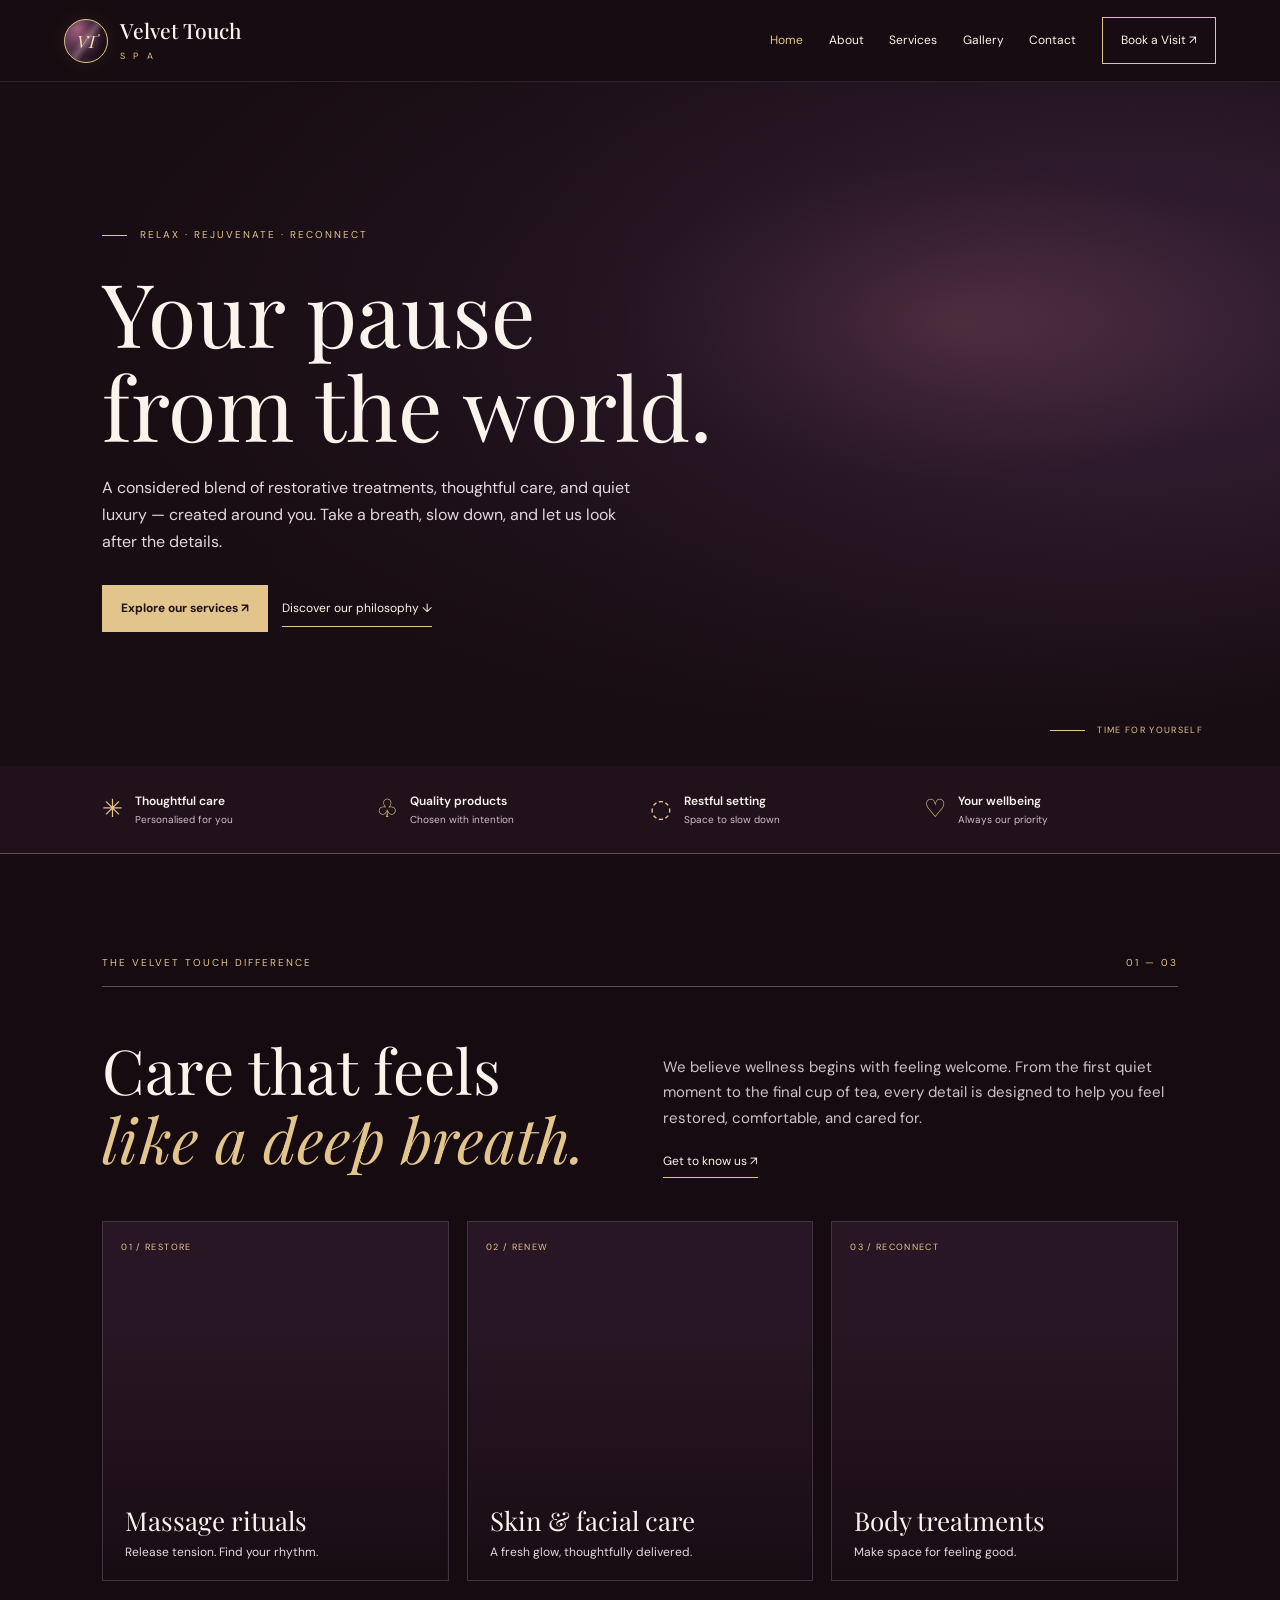
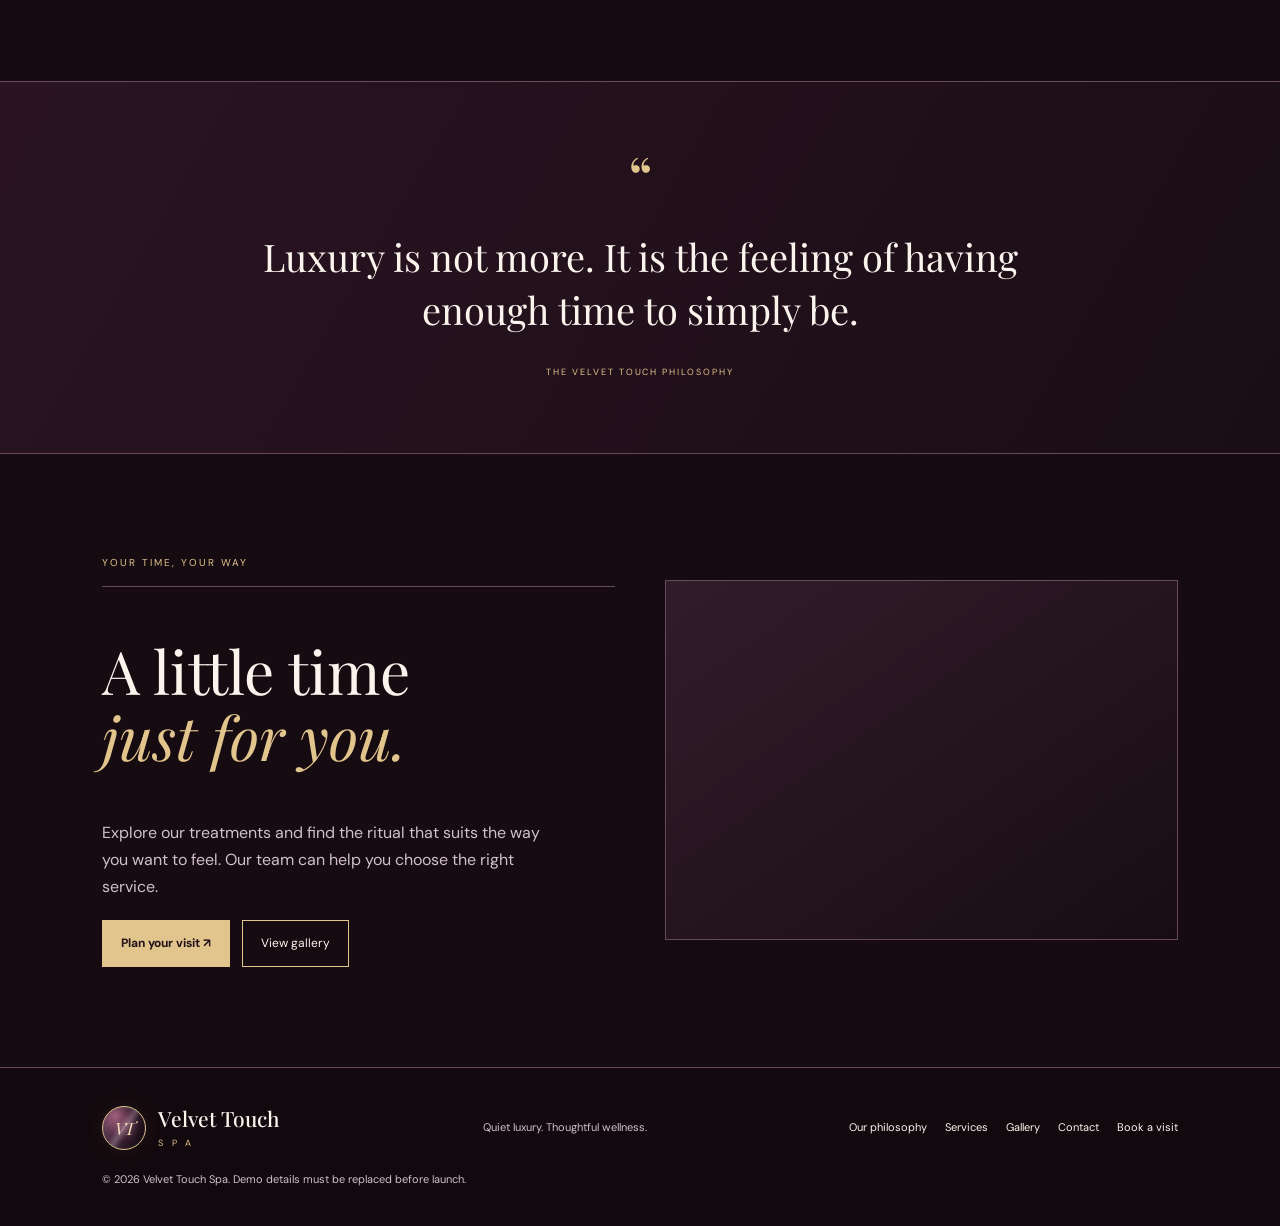
<file: index.html>
<!doctype html><html lang="en"><head><meta charset="utf-8"><meta name="viewport" content="width=device-width,initial-scale=1"><meta name="theme-color" content="#160b11"><meta name="description" content="Velvet Touch Spa — luxury wellness, thoughtful care, and restorative treatments."><title>Home | Velvet Touch Spa</title><link rel="preconnect" href="https://fonts.googleapis.com"><link href="https://fonts.googleapis.com/css2?family=DM+Sans:wght@400;500;600;700&family=Playfair+Display:ital,wght@0,400;0,500;0,600;1,400&display=swap" rel="stylesheet"><link rel="stylesheet" href="styles.css"></head><body class="is-loading"><div class="velvet-loader" id="loader" role="status" aria-label="Loading Velvet Touch Spa"><div class="loader-velvet"></div><div class="loader-content"><div class="brand-mark brand-mark-large">VT</div><p class="loader-name">Velvet Touch <span>S P A</span></p><div class="loader-line"><i></i></div><small>PREPARING YOUR MOMENT OF CALM</small></div></div>
<header class="site-header"><a class="brand" href="index.html" aria-label="Velvet Touch Spa home"><span class="brand-mark">VT</span><span class="brand-copy">Velvet Touch<small>S P A</small></span></a><button class="menu-toggle" aria-label="Open navigation" aria-expanded="false" aria-controls="main-nav"><span></span><span></span><span></span></button><nav id="main-nav" class="main-nav"><a data-page="home" class="active" href="index.html">Home</a><a data-page="about" href="about.html">About</a><a data-page="services" href="services.html">Services</a><a data-page="gallery" href="gallery.html">Gallery</a><a data-page="contact" href="contact.html">Contact</a><a class="nav-cta" href="booking.html">Book a Visit ↗</a></nav></header><main><section class="hero"><div class="hero-content"><p class="eyebrow"><span></span> RELAX · REJUVENATE · RECONNECT</p><h1>Your pause<br>from the world.</h1><p class="hero-intro">A considered blend of restorative treatments, thoughtful care, and quiet luxury — created around you. Take a breath, slow down, and let us look after the details.</p><div class="hero-actions"><a class="button button-gold" href="services.html">Explore our services ↗</a><a class="text-link" href="about.html">Discover our philosophy ↓</a></div></div><div class="hero-note"><span class="note-line"></span><span>TIME FOR YOURSELF</span></div></section><section class="promise-strip"><div><span class="line-icon">✳</span><p><strong>Thoughtful care</strong><small>Personalised for you</small></p></div><div><span class="line-icon">♧</span><p><strong>Quality products</strong><small>Chosen with intention</small></p></div><div><span class="line-icon">◌</span><p><strong>Restful setting</strong><small>Space to slow down</small></p></div><div><span class="line-icon">♡</span><p><strong>Your wellbeing</strong><small>Always our priority</small></p></div></section><section class="section"><div class="section-kicker">THE VELVET TOUCH DIFFERENCE <span>01 — 03</span></div><div class="intro-grid"><h2>Care that feels<br><em>like a deep breath.</em></h2><div><p class="intro-copy">We believe wellness begins with feeling welcome. From the first quiet moment to the final cup of tea, every detail is designed to help you feel restored, comfortable, and cared for.</p><a class="under-link" href="about.html">Get to know us ↗</a></div></div><div class="ritual-cards"><a class="ritual-card ritual-one" href="services.html"><div class="ritual-photo"></div><span class="card-index">01 / RESTORE</span><div><h3>Massage rituals</h3><p>Release tension. Find your rhythm.</p></div></a><a class="ritual-card ritual-two" href="services.html"><div class="ritual-photo"></div><span class="card-index">02 / RENEW</span><div><h3>Skin & facial care</h3><p>A fresh glow, thoughtfully delivered.</p></div></a><a class="ritual-card ritual-three" href="services.html"><div class="ritual-photo"></div><span class="card-index">03 / RECONNECT</span><div><h3>Body treatments</h3><p>Make space for feeling good.</p></div></a></div></section><section class="quote-section"><span class="quote-mark">“</span><p>Luxury is not more. It is the feeling of having enough time to simply be.</p><small>THE VELVET TOUCH PHILOSOPHY</small></section><section class="section booking-section"><div><div class="section-kicker">YOUR TIME, YOUR WAY</div><h2>A little time<br><em>just for you.</em></h2><p>Explore our treatments and find the ritual that suits the way you want to feel. Our team can help you choose the right service.</p><div class="button-row"><a class="button button-gold" href="booking.html">Plan your visit ↗</a><a class="button" href="gallery.html">View gallery</a></div></div><div class="booking-art"></div></section></main><footer><a class="brand" href="index.html"><span class="brand-mark">VT</span><span class="brand-copy">Velvet Touch<small>S P A</small></span></a><p>Quiet luxury. Thoughtful wellness.</p><div class="footer-links"><a href="about.html">Our philosophy</a><a href="services.html">Services</a><a href="gallery.html">Gallery</a><a href="contact.html">Contact</a><a href="booking.html">Book a visit</a></div><small>© <span id="year"></span> Velvet Touch Spa. Demo details must be replaced before launch.</small></footer><script src="app.js"></script></body></html>
</file>
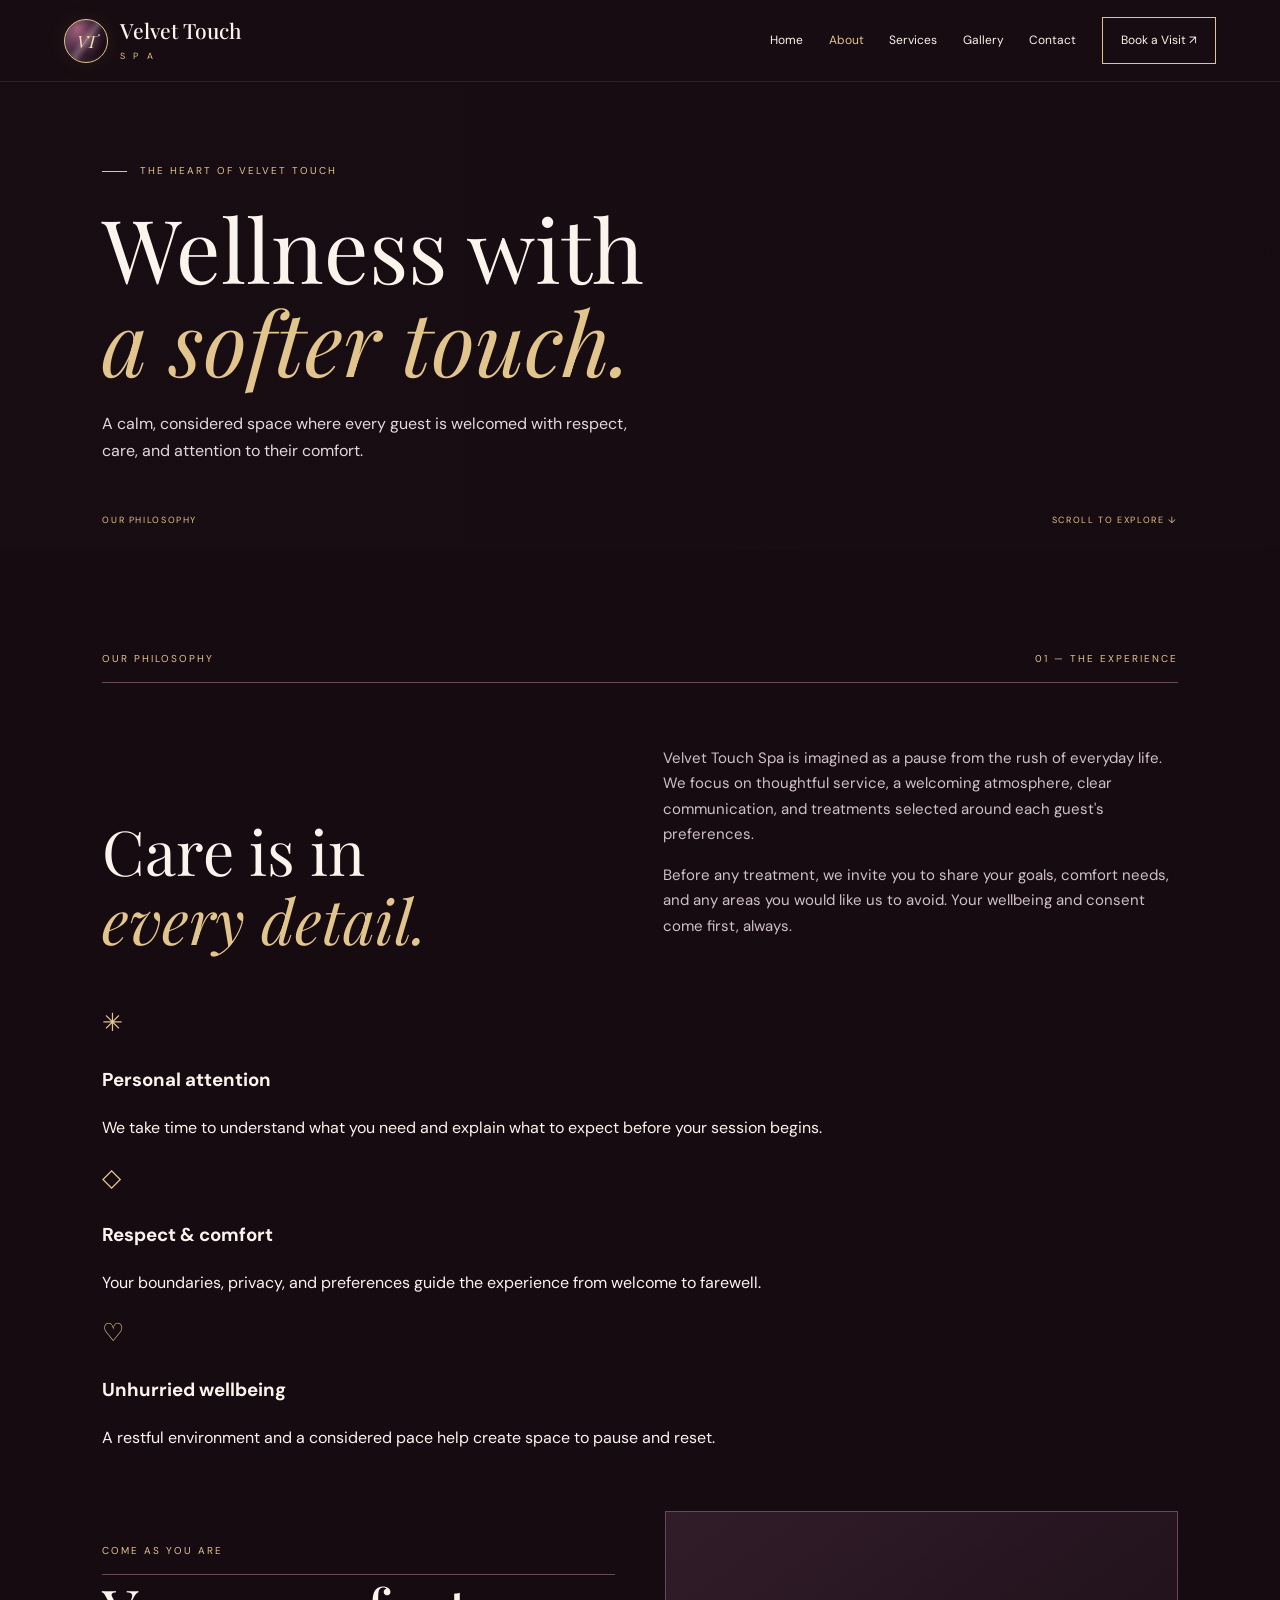
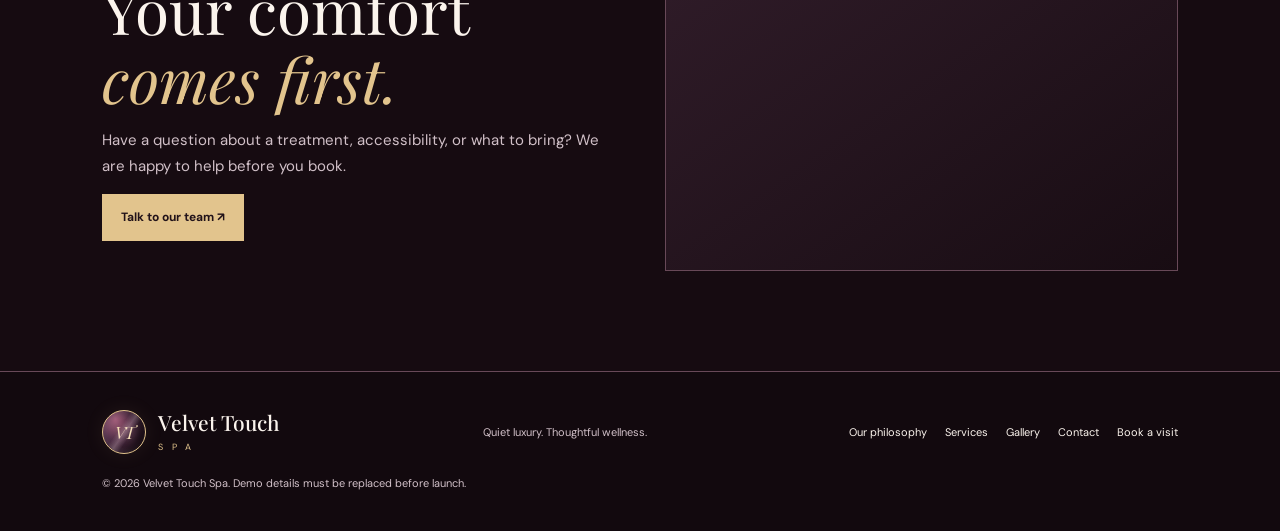
<file: about.html>
<!doctype html><html lang="en"><head><meta charset="utf-8"><meta name="viewport" content="width=device-width,initial-scale=1"><meta name="theme-color" content="#160b11"><meta name="description" content="Learn about the care philosophy and guest experience at Velvet Touch Spa."><title>About | Velvet Touch Spa</title><link rel="preconnect" href="https://fonts.googleapis.com"><link href="https://fonts.googleapis.com/css2?family=DM+Sans:wght@400;500;600;700&family=Playfair+Display:ital,wght@0,400;0,500;0,600;1,400&display=swap" rel="stylesheet"><link rel="stylesheet" href="styles.css"></head><body class="is-loading"><div class="velvet-loader" id="loader" role="status" aria-label="Loading Velvet Touch Spa"><div class="loader-velvet"></div><div class="loader-content"><div class="brand-mark brand-mark-large">VT</div><p class="loader-name">Velvet Touch <span>S P A</span></p><div class="loader-line"><i></i></div><small>PREPARING YOUR MOMENT OF CALM</small></div></div>
<header class="site-header"><a class="brand" href="index.html" aria-label="Velvet Touch Spa home"><span class="brand-mark">VT</span><span class="brand-copy">Velvet Touch<small>S P A</small></span></a><button class="menu-toggle" aria-label="Open navigation" aria-expanded="false" aria-controls="main-nav"><span></span><span></span><span></span></button><nav id="main-nav" class="main-nav"><a data-page="home" href="index.html">Home</a><a data-page="about" class="active" href="about.html">About</a><a data-page="services" href="services.html">Services</a><a data-page="gallery" href="gallery.html">Gallery</a><a data-page="contact" href="contact.html">Contact</a><a class="nav-cta" href="booking.html">Book a Visit ↗</a></nav></header><main><section class="page-hero"><div class="page-hero-photo"></div><div class="page-hero-copy"><p class="eyebrow"><span></span> THE HEART OF VELVET TOUCH</p><h1>Wellness with<br><em>a softer touch.</em></h1><p>A calm, considered space where every guest is welcomed with respect, care, and attention to their comfort.</p></div><div class="page-hero-bottom"><span>OUR PHILOSOPHY</span><span>SCROLL TO EXPLORE ↓</span></div></section><section class="section"><div class="section-kicker">OUR PHILOSOPHY <span>01 — THE EXPERIENCE</span></div><div class="intro-grid"><h2>Care is in<br><em>every detail.</em></h2><div><p class="intro-copy">Velvet Touch Spa is imagined as a pause from the rush of everyday life. We focus on thoughtful service, a welcoming atmosphere, clear communication, and treatments selected around each guest's preferences.</p><p class="intro-copy">Before any treatment, we invite you to share your goals, comfort needs, and any areas you would like us to avoid. Your wellbeing and consent come first, always.</p></div></div><div class="feature-grid"><article class="feature-card"><span class="line-icon">✳</span><h3>Personal attention</h3><p>We take time to understand what you need and explain what to expect before your session begins.</p></article><article class="feature-card"><span class="line-icon">◇</span><h3>Respect & comfort</h3><p>Your boundaries, privacy, and preferences guide the experience from welcome to farewell.</p></article><article class="feature-card"><span class="line-icon">♡</span><h3>Unhurried wellbeing</h3><p>A restful environment and a considered pace help create space to pause and reset.</p></article></div><div class="service-about" style="margin-top:60px"><div><div class="section-kicker">COME AS YOU ARE</div><h2>Your comfort<br><em>comes first.</em></h2><p>Have a question about a treatment, accessibility, or what to bring? We are happy to help before you book.</p><a class="button button-gold" href="contact.html">Talk to our team ↗</a></div><div class="service-about-art"></div></div></section></main><footer><a class="brand" href="index.html"><span class="brand-mark">VT</span><span class="brand-copy">Velvet Touch<small>S P A</small></span></a><p>Quiet luxury. Thoughtful wellness.</p><div class="footer-links"><a href="about.html">Our philosophy</a><a href="services.html">Services</a><a href="gallery.html">Gallery</a><a href="contact.html">Contact</a><a href="booking.html">Book a visit</a></div><small>© <span id="year"></span> Velvet Touch Spa. Demo details must be replaced before launch.</small></footer><script src="app.js"></script></body></html>
</file>
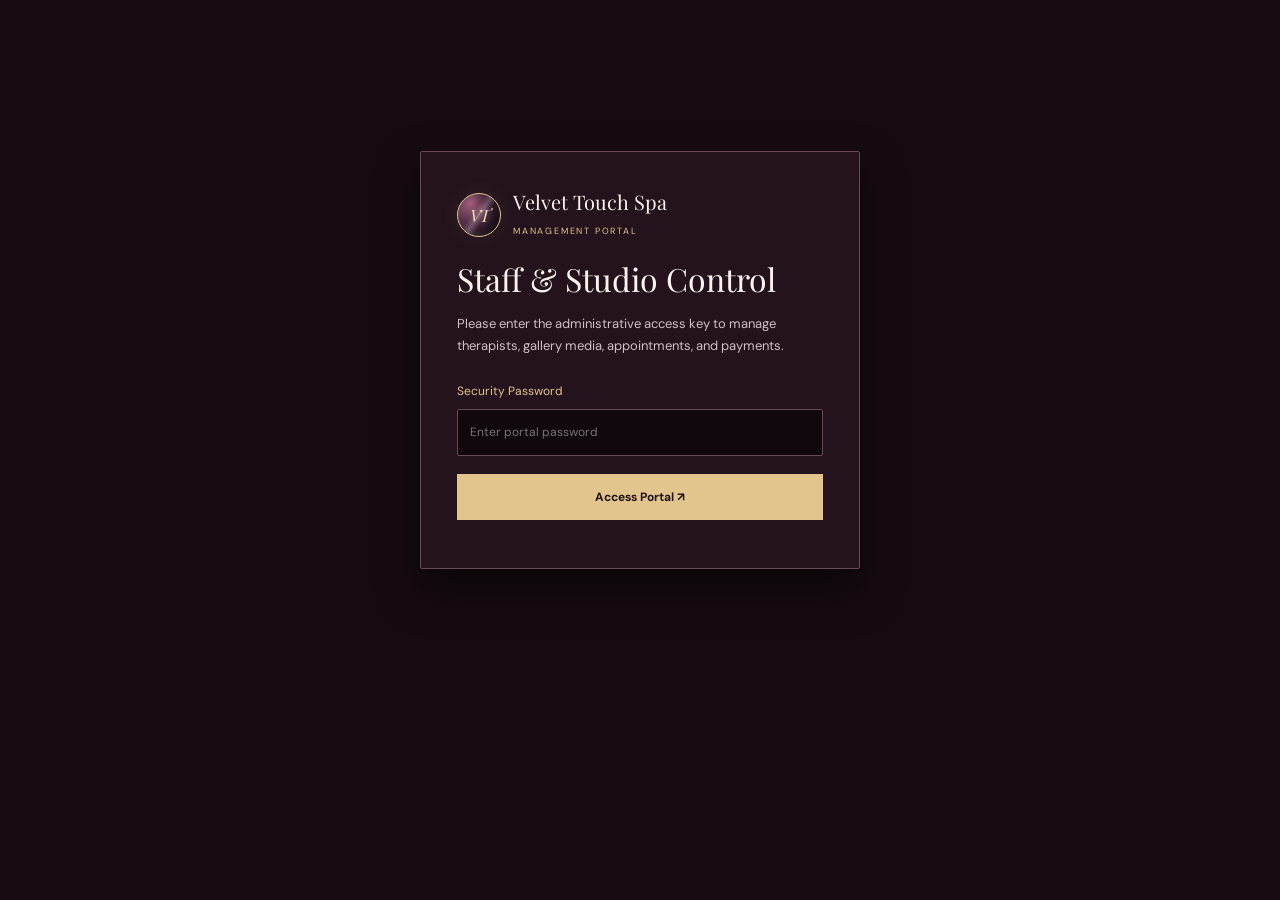
<file: admin.html>
<!doctype html>
<html lang="en">
<head>
  <meta charset="utf-8">
  <meta name="viewport" content="width=device-width,initial-scale=1">
  <meta name="theme-color" content="#160b11">
  <meta name="robots" content="noindex,nofollow">
  <title>Admin Management Portal | Velvet Touch Spa</title>
  <link rel="preconnect" href="https://fonts.googleapis.com">
  <link href="https://fonts.googleapis.com/css2?family=DM+Sans:wght@400;500;600;700&family=Playfair+Display:ital,wght@0,400;0,500;0,600;1,400&display=swap" rel="stylesheet">
  <link rel="stylesheet" href="styles.css">
</head>
<body>
  <!-- AUTHENTICATION SCREEN -->
  <div id="admin-auth" class="admin-login-wrap">
    <div class="admin-card">
      <div style="display:flex;align-items:center;gap:12px;margin-bottom:15px">
        <span class="brand-mark">VT</span>
        <div>
          <span style="font:20px var(--serif);display:block">Velvet Touch Spa</span>
          <small style="color:var(--gold);font-size:9px;letter-spacing:.2em">MANAGEMENT PORTAL</small>
        </div>
      </div>
      <h2>Staff & Studio Control</h2>
      <p style="color:var(--muted);font-size:13px;margin-bottom:24px">
        Please enter the administrative access key to manage therapists, gallery media, appointments, and payments.
      </p>
      <form id="admin-login-form">
        <label style="display:grid;gap:8px;font-size:12px;color:var(--gold);margin-bottom:18px">
          Security Password
          <input type="password" id="admin-pass-input" placeholder="Enter portal password" required autocomplete="current-password" style="background:#10080d;border:1px solid var(--line);padding:12px;color:var(--text);border-radius:2px">
        </label>
        <button type="submit" class="button button-gold" style="width:100%">Access Portal ↗</button>
        <p id="admin-auth-msg" style="color:#f99;font-size:12px;margin-top:12px" aria-live="polite"></p>
      </form>
    </div>
  </div>

  <!-- MAIN ADMIN DASHBOARD -->
  <div id="admin-dashboard" style="display:none">
    <header class="admin-header">
      <div class="admin-title">
        <span class="brand-mark">VT</span>
        <div>
          <strong>Velvet Touch Spa</strong>
          <span style="display:block;font-size:10px;color:var(--gold);letter-spacing:.18em">EXECUTIVE ADMIN CONSOLE</span>
        </div>
      </div>
      <nav class="admin-nav">
        <button class="admin-tab-btn active" data-tab="tab-bookings">Bookings & Enquiries (<span id="count-bookings">0</span>)</button>
        <button class="admin-tab-btn" data-tab="tab-staff">Staff Management</button>
        <button class="admin-tab-btn" data-tab="tab-gallery">Photo & Video Gallery</button>
        <button class="admin-tab-btn" data-tab="tab-contact">Contact & Location</button>
        <button class="admin-tab-btn" data-tab="tab-payments">Payment & Banking</button>
        <a href="index.html" class="admin-tab-btn" style="border-color:var(--gold)">View Live Site ↗</a>
        <button id="admin-logout-btn" class="admin-tab-btn btn-danger">Lock Portal</button>
      </nav>
    </header>

    <main class="admin-body">
      <!-- 1. BOOKINGS & INCOMING ENQUIRIES TAB -->
      <section id="tab-bookings" class="admin-tab-content active">
        <div class="admin-panel">
          <div class="admin-panel-head">
            <div>
              <h3>Service Bookings & Client Requests</h3>
              <p style="margin:4px 0 0;font-size:12px;color:var(--muted)">Manage incoming appointments, payment verifications, and guest communications.</p>
            </div>
            <div style="display:flex;gap:10px;align-items:center">
              <button id="export-bookings-btn" class="button button-outline btn-sm">Export to CSV</button>
              <button id="clear-bookings-btn" class="button btn-danger btn-sm">Clear Completed</button>
            </div>
          </div>

          <div style="overflow-x:auto">
            <table class="admin-table" id="bookings-table">
              <thead>
                <tr>
                  <th>Ref ID</th>
                  <th>Date & Time</th>
                  <th>Guest Name</th>
                  <th>Contact</th>
                  <th>Service Requested</th>
                  <th>Payment Info</th>
                  <th>Status</th>
                  <th>Actions</th>
                </tr>
              </thead>
              <tbody id="bookings-tbody">
                <!-- Dynamically rendered -->
              </tbody>
            </table>
          </div>
        </div>

        <div class="admin-panel">
          <div class="admin-panel-head">
            <div>
              <h3>Incoming Website Enquiries & Mail</h3>
              <p style="margin:4px 0 0;font-size:12px;color:var(--muted)">Questions sent from the contact page form.</p>
            </div>
          </div>
          <div style="overflow-x:auto">
            <table class="admin-table">
              <thead>
                <tr>
                  <th>Ref</th>
                  <th>Received</th>
                  <th>From</th>
                  <th>Topic</th>
                  <th>Message</th>
                  <th>Actions</th>
                </tr>
              </thead>
              <tbody id="enquiries-tbody">
                <!-- Dynamically rendered -->
              </tbody>
            </table>
          </div>
        </div>
      </section>

      <!-- 2. STAFF MANAGEMENT TAB -->
      <section id="tab-staff" class="admin-tab-content">
        <div class="admin-panel">
          <div class="admin-panel-head">
            <div>
              <h3>Care Team & Therapist Management</h3>
              <p style="margin:4px 0 0;font-size:12px;color:var(--muted)">Update staff names, specializations, biographies, and portraits.</p>
            </div>
            <button id="add-staff-btn" class="button button-gold btn-sm">+ Add New Therapist</button>
          </div>

          <div class="admin-card-grid" id="admin-staff-grid">
            <!-- Dynamically rendered staff cards -->
          </div>
        </div>
      </section>

      <!-- 3. GALLERY MANAGEMENT TAB -->
      <section id="tab-gallery" class="admin-tab-content">
        <div class="admin-panel">
          <div class="admin-panel-head">
            <div>
              <h3>Spa Photographs & Video Media</h3>
              <p style="margin:4px 0 0;font-size:12px;color:var(--muted)">Add or delete media displayed in the public gallery.</p>
            </div>
            <div style="display:flex;gap:10px">
              <button id="add-photo-btn" class="button button-gold btn-sm">+ Add Photo</button>
              <button id="add-video-btn" class="button button-outline btn-sm">+ Add Video (MP4)</button>
            </div>
          </div>

          <div class="admin-card-grid" id="admin-gallery-grid">
            <!-- Dynamically rendered gallery cards -->
          </div>
        </div>
      </section>

      <!-- 4. LOCATION & CONTACT INFORMATION TAB -->
      <section id="tab-contact" class="admin-tab-content">
        <div class="admin-panel">
          <div class="admin-panel-head">
            <div>
              <h3>Contact Details, WhatsApp & Location Settings</h3>
              <p style="margin:4px 0 0;font-size:12px;color:var(--muted)">All public contact points, telephone links, and map embeds sync immediately.</p>
            </div>
          </div>

          <form id="admin-contact-form">
            <div class="admin-grid-2">
              <label style="display:grid;gap:6px;font-size:12px;color:var(--gold);margin-bottom:14px">
                Reception Phone Number
                <input type="text" id="setting-phone" required class="contact-form-input" style="background:#10080d;border:1px solid var(--line);padding:12px;color:var(--text)">
              </label>

              <label style="display:grid;gap:6px;font-size:12px;color:var(--gold);margin-bottom:14px">
                WhatsApp Number (with country code, no + or spaces)
                <input type="text" id="setting-whatsapp" required style="background:#10080d;border:1px solid var(--line);padding:12px;color:var(--text)" placeholder="e.g. 918662449010">
              </label>
            </div>

            <div class="admin-grid-2">
              <label style="display:grid;gap:6px;font-size:12px;color:var(--gold);margin-bottom:14px">
                Pre-filled WhatsApp Greeting Message
                <input type="text" id="setting-whatsapp-msg" style="background:#10080d;border:1px solid var(--line);padding:12px;color:var(--text)">
              </label>

              <label style="display:grid;gap:6px;font-size:12px;color:var(--gold);margin-bottom:14px">
                Official Spa Email Address
                <input type="email" id="setting-email" required style="background:#10080d;border:1px solid var(--line);padding:12px;color:var(--text)">
              </label>
            </div>

            <label style="display:grid;gap:6px;font-size:12px;color:var(--gold);margin-bottom:14px">
              Physical Studio Address
              <textarea id="setting-address" rows="2" style="background:#10080d;border:1px solid var(--line);padding:12px;color:var(--text)"></textarea>
            </label>

            <label style="display:grid;gap:6px;font-size:12px;color:var(--gold);margin-bottom:14px">
              Google Maps Embed URL (iframe src)
              <input type="url" id="setting-map" style="background:#10080d;border:1px solid var(--line);padding:12px;color:var(--text)">
            </label>

            <div class="admin-panel-head" style="margin-top:20px">
              <h4 style="margin:0;font:20px var(--serif)">Care Team Privacy Mode</h4>
            </div>
            <div style="display:flex;gap:20px;flex-wrap:wrap;margin-bottom:20px">
              <label style="display:flex;gap:8px;align-items:center;font-size:13px;cursor:pointer">
                <input type="radio" name="privacy-mode-radio" value="resilient"> AI Camera Check with Auto-Fallback (Default)
              </label>
              <label style="display:flex;gap:8px;align-items:center;font-size:13px;cursor:pointer">
                <input type="radio" name="privacy-mode-radio" value="manual"> Guest Tap-to-Reveal (No Camera needed)
              </label>
              <label style="display:flex;gap:8px;align-items:center;font-size:13px;cursor:pointer">
                <input type="radio" name="privacy-mode-radio" value="always_show"> Always Visible (Direct portraits)
              </label>
            </div>

            <button type="submit" class="button button-gold">Save Contact & Location Settings ↗</button>
            <span id="contact-save-status" style="margin-left:14px;color:var(--gold);font-size:12px"></span>
          </form>
        </div>
      </section>

      <!-- 5. PAYMENT & BANKING CONFIGURATION TAB -->
      <section id="tab-payments" class="admin-tab-content">
        <div class="admin-panel">
          <div class="admin-panel-head">
            <div>
              <h3>UPI, NetBanking & Bank Account Configuration</h3>
              <p style="margin:4px 0 0;font-size:12px;color:var(--muted)">These details generate client QR codes and online payment instructions during appointment booking.</p>
            </div>
          </div>

          <form id="admin-payment-form">
            <h4 style="font:20px var(--serif);color:var(--gold);margin:0 0 14px">UPI Payment Settings</h4>
            <div class="admin-grid-3">
              <label style="display:grid;gap:6px;font-size:12px;color:var(--gold);margin-bottom:14px">
                UPI ID (VPA)
                <input type="text" id="pay-upi-id" required style="background:#10080d;border:1px solid var(--line);padding:12px;color:var(--text)" placeholder="e.g. business@upi">
              </label>

              <label style="display:grid;gap:6px;font-size:12px;color:var(--gold);margin-bottom:14px">
                Merchant / Business Payee Name
                <input type="text" id="pay-merchant" required style="background:#10080d;border:1px solid var(--line);padding:12px;color:var(--text)">
              </label>

              <label style="display:grid;gap:6px;font-size:12px;color:var(--gold);margin-bottom:14px">
                Default Booking Deposit (₹)
                <input type="number" id="pay-deposit" required min="0" step="50" style="background:#10080d;border:1px solid var(--line);padding:12px;color:var(--text)">
              </label>
            </div>

            <h4 style="font:20px var(--serif);color:var(--gold);margin:24px 0 14px">Bank Account Transfer (IMPS / NEFT / RTGS)</h4>
            <div class="admin-grid-2">
              <label style="display:grid;gap:6px;font-size:12px;color:var(--gold);margin-bottom:14px">
                Account Holder Name
                <input type="text" id="pay-account-holder" required style="background:#10080d;border:1px solid var(--line);padding:12px;color:var(--text)">
              </label>

              <label style="display:grid;gap:6px;font-size:12px;color:var(--gold);margin-bottom:14px">
                Bank Name
                <input type="text" id="pay-bank-name" required style="background:#10080d;border:1px solid var(--line);padding:12px;color:var(--text)">
              </label>

              <label style="display:grid;gap:6px;font-size:12px;color:var(--gold);margin-bottom:14px">
                Account Number
                <input type="text" id="pay-account-number" required style="background:#10080d;border:1px solid var(--line);padding:12px;color:var(--text)">
              </label>

              <label style="display:grid;gap:6px;font-size:12px;color:var(--gold);margin-bottom:14px">
                IFSC Code
                <input type="text" id="pay-ifsc" required style="background:#10080d;border:1px solid var(--line);padding:12px;color:var(--text)">
              </label>
            </div>

            <label style="display:grid;gap:6px;font-size:12px;color:var(--gold);margin-bottom:14px">
              Branch & City
              <input type="text" id="pay-branch" style="background:#10080d;border:1px solid var(--line);padding:12px;color:var(--text)">
            </label>

            <button type="submit" class="button button-gold" style="margin-top:10px">Save Payment Configuration ↗</button>
            <span id="payment-save-status" style="margin-left:14px;color:var(--gold);font-size:12px"></span>
          </form>
        </div>
      </section>
    </main>
  </div>

  <!-- MODAL: ADD/EDIT STAFF -->
  <div class="profile-modal" id="staff-modal" aria-hidden="true" role="dialog">
    <div class="modal-backdrop" id="staff-modal-close"></div>
    <div class="modal-panel" style="max-width:540px">
      <button class="modal-close" id="staff-modal-x">×</button>
      <span class="eyebrow" id="staff-modal-kicker">STAFF PROFILE</span>
      <h2 id="staff-modal-title" style="margin:6px 0 18px">Edit Therapist</h2>
      <form id="staff-form">
        <input type="hidden" id="staff-id">
        <label style="display:grid;gap:6px;font-size:12px;color:var(--gold);margin-bottom:12px">
          Full Name
          <input type="text" id="staff-name" required style="background:#10080d;border:1px solid var(--line);padding:10px;color:var(--text)">
        </label>
        <label style="display:grid;gap:6px;font-size:12px;color:var(--gold);margin-bottom:12px">
          Professional Title / Role
          <input type="text" id="staff-role" required style="background:#10080d;border:1px solid var(--line);padding:10px;color:var(--text)" placeholder="e.g. Senior Massage Therapist">
        </label>
        <label style="display:grid;gap:6px;font-size:12px;color:var(--gold);margin-bottom:12px">
          Biography & Treatment Specialties
          <textarea id="staff-bio" rows="3" required style="background:#10080d;border:1px solid var(--line);padding:10px;color:var(--text)"></textarea>
        </label>
        <label style="display:grid;gap:6px;font-size:12px;color:var(--gold);margin-bottom:12px">
          Photo URL or Image Link
          <input type="url" id="staff-photo" required style="background:#10080d;border:1px solid var(--line);padding:10px;color:var(--text)">
        </label>
        <div style="display:flex;gap:12px;margin-top:20px">
          <button type="submit" class="button button-gold">Save Therapist Profile ↗</button>
          <button type="button" class="button button-outline" id="staff-modal-cancel">Cancel</button>
        </div>
      </form>
    </div>
  </div>

  <!-- MODAL: ADD/EDIT GALLERY MEDIA -->
  <div class="profile-modal" id="gallery-modal" aria-hidden="true" role="dialog">
    <div class="modal-backdrop" id="gallery-modal-close"></div>
    <div class="modal-panel" style="max-width:540px">
      <button class="modal-close" id="gallery-modal-x">×</button>
      <span class="eyebrow" id="gallery-modal-kicker">GALLERY ASSET</span>
      <h2 id="gallery-modal-title" style="margin:6px 0 18px">Add Media</h2>
      <form id="gallery-form">
        <input type="hidden" id="gallery-id">
        <input type="hidden" id="gallery-type" value="photo">
        <label style="display:grid;gap:6px;font-size:12px;color:var(--gold);margin-bottom:12px">
          Media Title
          <input type="text" id="gallery-title" required style="background:#10080d;border:1px solid var(--line);padding:10px;color:var(--text)" placeholder="e.g. Quiet treatment spaces">
        </label>
        <label style="display:grid;gap:6px;font-size:12px;color:var(--gold);margin-bottom:12px">
          Subtitle / Caption
          <input type="text" id="gallery-subtitle" style="background:#10080d;border:1px solid var(--line);padding:10px;color:var(--text)" placeholder="e.g. Atmosphere & ambience">
        </label>
        <label style="display:grid;gap:6px;font-size:12px;color:var(--gold);margin-bottom:12px">
          Media URL (Image or MP4 Video)
          <input type="url" id="gallery-url" required style="background:#10080d;border:1px solid var(--line);padding:10px;color:var(--text)">
        </label>
        <label id="gallery-poster-wrap" style="display:none;gap:6px;font-size:12px;color:var(--gold);margin-bottom:12px">
          Video Poster Image URL
          <input type="url" id="gallery-poster" style="background:#10080d;border:1px solid var(--line);padding:10px;color:var(--text)">
        </label>
        <div style="display:flex;gap:12px;margin-top:20px">
          <button type="submit" class="button button-gold">Save Gallery Item ↗</button>
          <button type="button" class="button button-outline" id="gallery-modal-cancel">Cancel</button>
        </div>
      </form>
    </div>
  </div>

  <script src="store.js"></script>
  <script src="admin.js"></script>
</body>
</html>
</file>
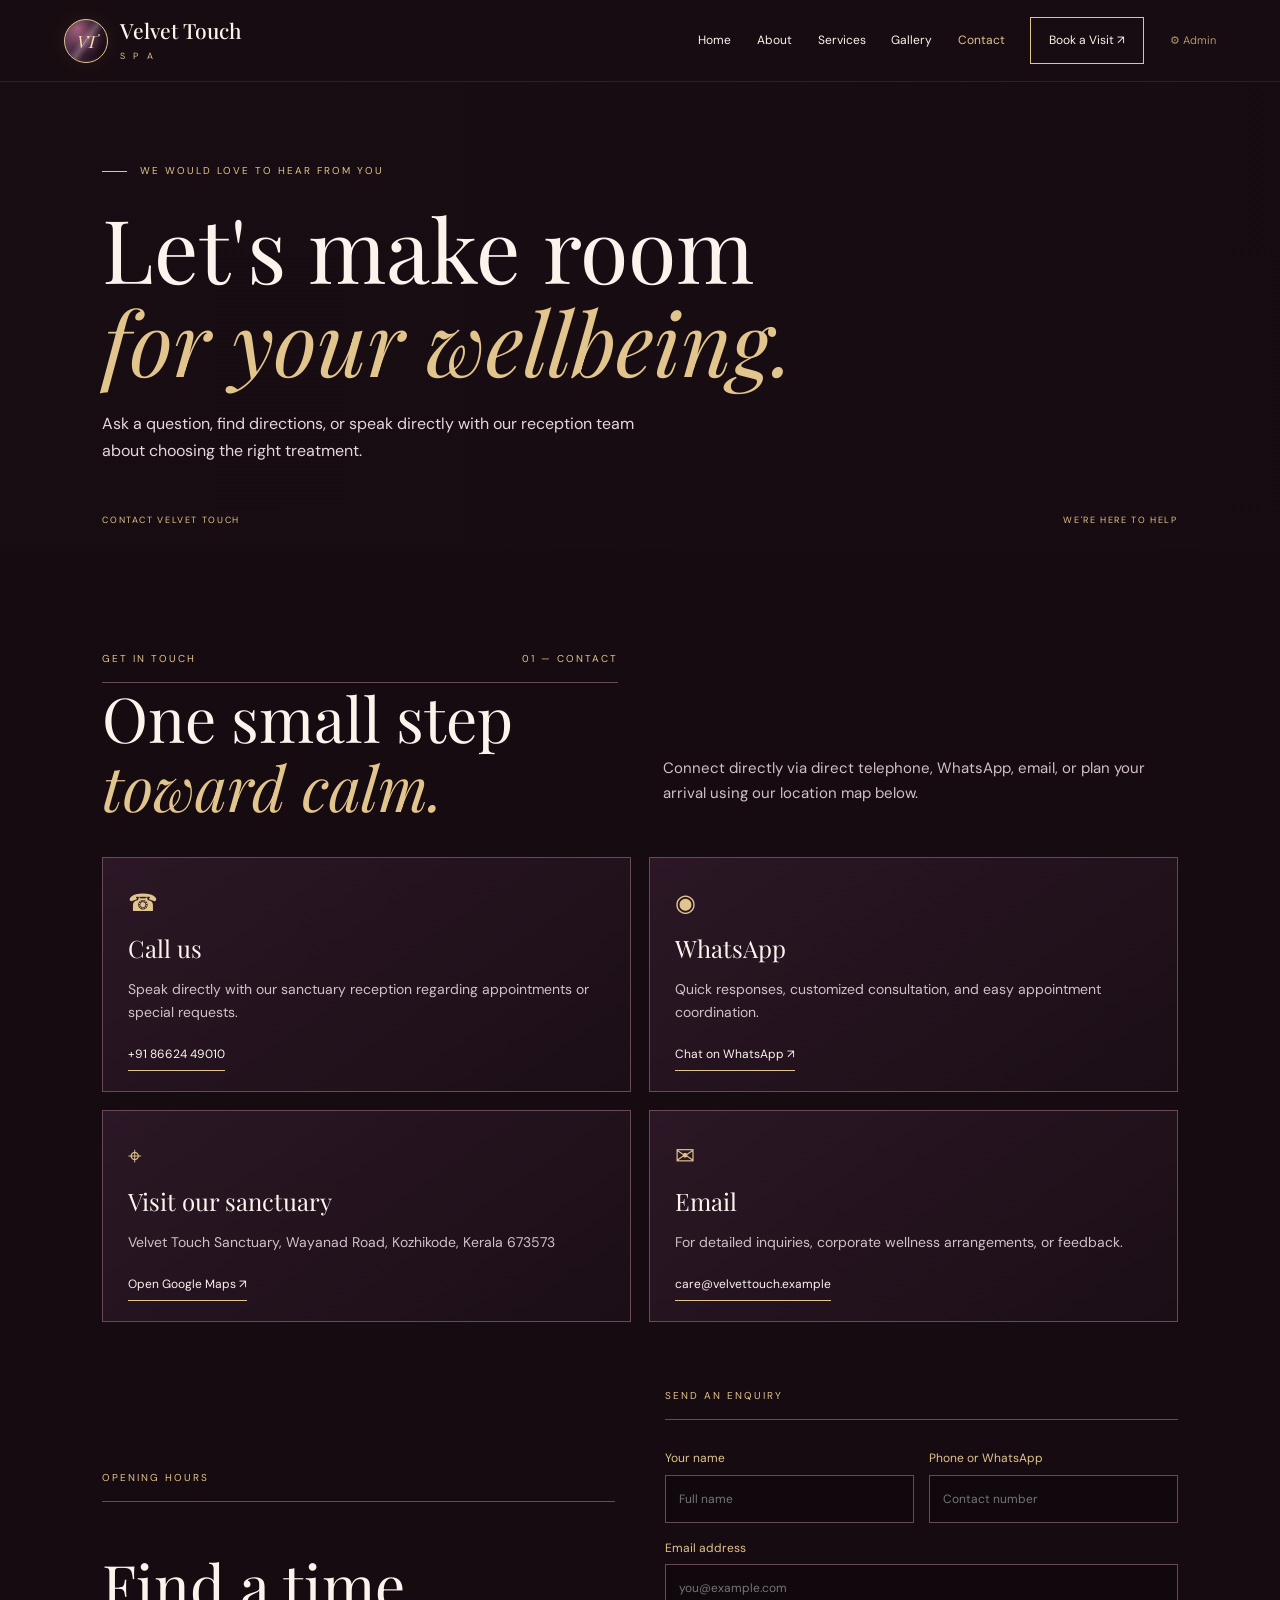
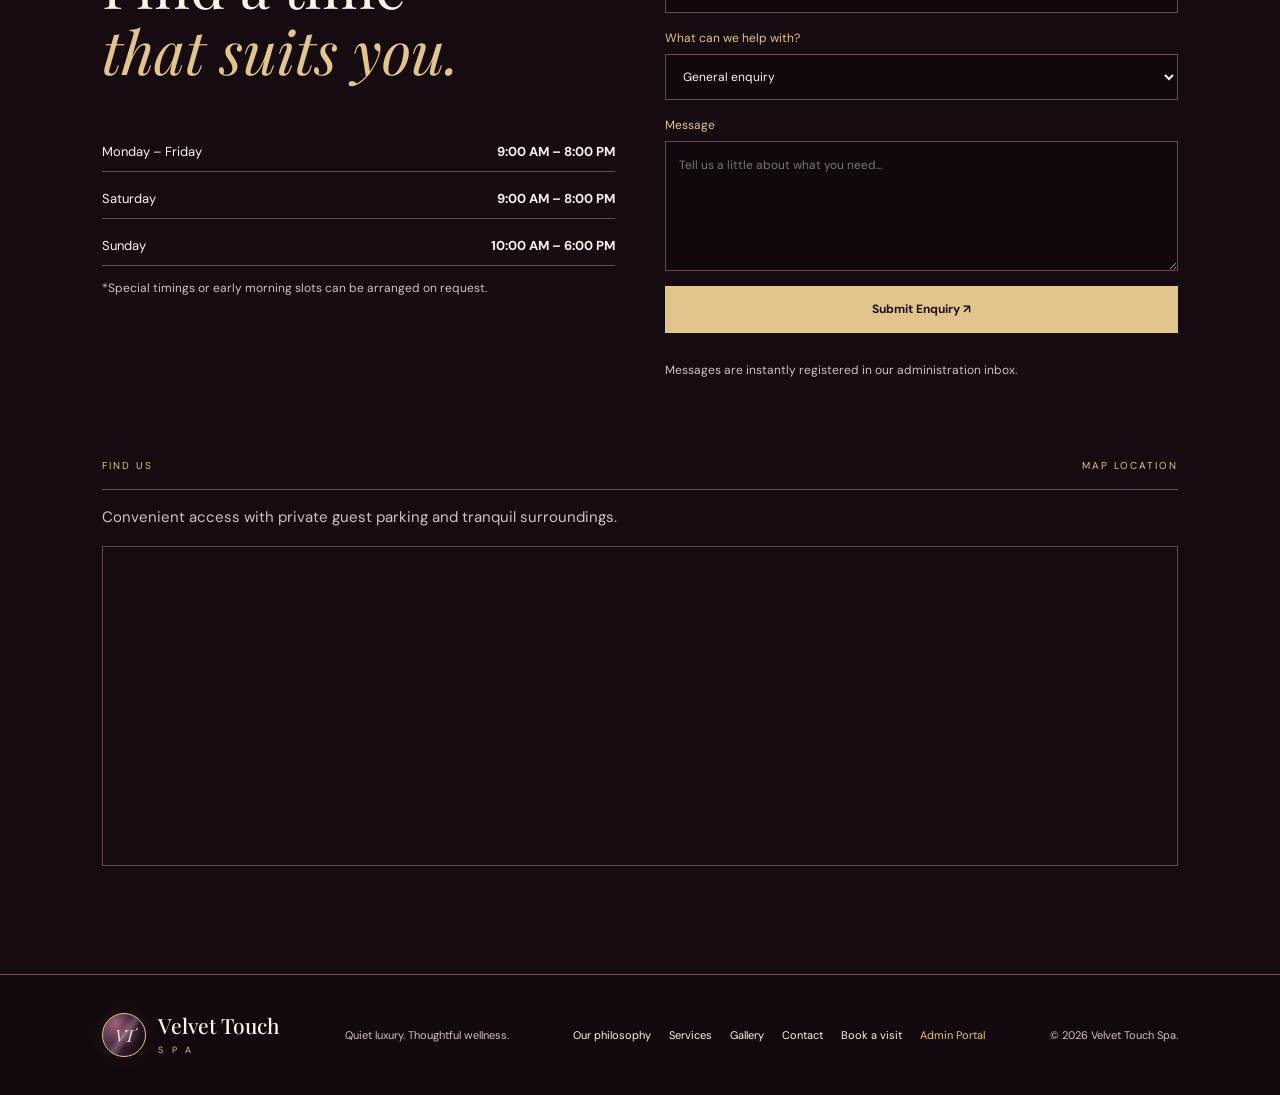
<file: contact.html>
<!doctype html>
<html lang="en">
<head>
  <meta charset="utf-8">
  <meta name="viewport" content="width=device-width,initial-scale=1">
  <meta name="theme-color" content="#160b11">
  <meta name="description" content="Contact Velvet Touch Spa by phone, WhatsApp, email, or visit our wellness sanctuary.">
  <title>Contact | Velvet Touch Spa</title>
  <link rel="preconnect" href="https://fonts.googleapis.com">
  <link href="https://fonts.googleapis.com/css2?family=DM+Sans:wght@400;500;600;700&family=Playfair+Display:ital,wght@0,400;0,500;0,600;1,400&display=swap" rel="stylesheet">
  <link rel="stylesheet" href="styles.css">
</head>
<body class="is-loading">
  <div class="velvet-loader" id="loader" role="status" aria-label="Loading Velvet Touch Spa">
    <div class="loader-velvet"></div>
    <div class="loader-content">
      <div class="brand-mark brand-mark-large">VT</div>
      <p class="loader-name">Velvet Touch <span>S P A</span></p>
      <div class="loader-line"><i></i></div>
      <small>PREPARING YOUR MOMENT OF CALM</small>
    </div>
  </div>

  <header class="site-header">
    <a class="brand" href="index.html" aria-label="Velvet Touch Spa home">
      <span class="brand-mark">VT</span>
      <span class="brand-copy">Velvet Touch<small>S P A</small></span>
    </a>
    <button class="menu-toggle" aria-label="Open navigation" aria-expanded="false" aria-controls="main-nav">
      <span></span><span></span><span></span>
    </button>
    <nav id="main-nav" class="main-nav">
      <a data-page="home" href="index.html">Home</a>
      <a data-page="about" href="about.html">About</a>
      <a data-page="services" href="services.html">Services</a>
      <a data-page="gallery" href="gallery.html">Gallery</a>
      <a data-page="contact" class="active" href="contact.html">Contact</a>
      <a class="nav-cta" href="booking.html">Book a Visit ↗</a>
      <a href="admin.html" style="color:var(--gold);font-size:11px;opacity:0.75" title="Admin Control">⚙ Admin</a>
    </nav>
  </header>

  <main>
    <section class="page-hero">
      <div class="page-hero-photo"></div>
      <div class="page-hero-copy">
        <p class="eyebrow"><span></span> WE WOULD LOVE TO HEAR FROM YOU</p>
        <h1>Let's make room<br><em>for your wellbeing.</em></h1>
        <p>Ask a question, find directions, or speak directly with our reception team about choosing the right treatment.</p>
      </div>
      <div class="page-hero-bottom">
        <span>CONTACT VELVET TOUCH</span>
        <span>WE'RE HERE TO HELP</span>
      </div>
    </section>

    <section class="section">
      <div class="contact-intro">
        <div>
          <div class="section-kicker">GET IN TOUCH <span>01 — CONTACT</span></div>
          <h2>One small step<br><em>toward calm.</em></h2>
        </div>
        <p class="intro-copy">
          Connect directly via direct telephone, WhatsApp, email, or plan your arrival using our location map below.
        </p>
      </div>

      <div class="contact-grid">
        <article class="contact-card">
          <div class="icon">☎</div>
          <h3>Call us</h3>
          <p>Speak directly with our sanctuary reception regarding appointments or special requests.</p>
          <a class="under-link" id="contact-phone-link" href="tel:+918662449010">+91 86624 49010</a>
        </article>

        <article class="contact-card">
          <div class="icon">◉</div>
          <h3>WhatsApp</h3>
          <p>Quick responses, customized consultation, and easy appointment coordination.</p>
          <a class="under-link" id="contact-wa-link" href="https://wa.me/918662449010" target="_blank" rel="noopener">Chat on WhatsApp ↗</a>
        </article>

        <article class="contact-card">
          <div class="icon">⌖</div>
          <h3>Visit our sanctuary</h3>
          <p id="contact-address-text">Velvet Touch Sanctuary, Wayanad Road, Kozhikode, Kerala</p>
          <a class="under-link" id="contact-maps-link" href="https://maps.google.com" target="_blank" rel="noopener">Open Google Maps ↗</a>
        </article>

        <article class="contact-card">
          <div class="icon">✉</div>
          <h3>Email</h3>
          <p>For detailed inquiries, corporate wellness arrangements, or feedback.</p>
          <a class="under-link" id="contact-email-link" href="mailto:care@velvettouch.example">care@velvettouch.example</a>
        </article>
      </div>

      <div class="booking-section" style="margin-top:65px">
        <div>
          <div class="section-kicker">OPENING HOURS</div>
          <h2>Find a time<br><em>that suits you.</em></h2>
          <div class="hours-list" id="contact-hours-list">
            <div><span>Monday – Friday</span><strong>9:00 AM – 8:00 PM</strong></div>
            <div><span>Saturday</span><strong>9:00 AM – 8:00 PM</strong></div>
            <div><span>Sunday</span><strong>10:00 AM – 6:00 PM</strong></div>
          </div>
          <p class="video-note">*Special timings or early morning slots can be arranged on request.</p>
        </div>

        <div>
          <div class="section-kicker">SEND AN ENQUIRY</div>
          <form class="contact-form" id="contact-form">
            <div class="form-row">
              <label>Your name
                <input name="name" required autocomplete="name" placeholder="Full name">
              </label>
              <label>Phone or WhatsApp
                <input name="phone" required autocomplete="tel" placeholder="Contact number">
              </label>
            </div>
            <label>Email address
              <input type="email" name="email" autocomplete="email" placeholder="you@example.com">
            </label>
            <label>What can we help with?
              <select name="topic">
                <option>General enquiry</option>
                <option>Massage therapy & body treatments</option>
                <option>Facial care & skin rituals</option>
                <option>Couples wellness packages</option>
                <option>Booking / availability check</option>
                <option>Accessibility or comfort request</option>
              </select>
            </label>
            <label>Message
              <textarea name="message" required placeholder="Tell us a little about what you need..."></textarea>
            </label>
            <button class="button button-gold" type="submit">Submit Enquiry ↗</button>
            <p class="video-note" id="form-status" aria-live="polite">Messages are instantly registered in our administration inbox.</p>
          </form>
        </div>
      </div>

      <div style="margin-top:65px">
        <div class="section-kicker">FIND US <span>MAP LOCATION</span></div>
        <p class="intro-copy">Convenient access with private guest parking and tranquil surroundings.</p>
        <iframe id="contact-map-iframe" class="map-frame" title="Map to Velvet Touch Spa" loading="lazy" referrerpolicy="no-referrer-when-downgrade" src="https://www.google.com/maps?q=spa%20near%20Kozhikode%20Kerala&output=embed"></iframe>
      </div>
    </section>
  </main>

  <footer>
    <a class="brand" href="index.html">
      <span class="brand-mark">VT</span>
      <span class="brand-copy">Velvet Touch<small>S P A</small></span>
    </a>
    <p>Quiet luxury. Thoughtful wellness.</p>
    <div class="footer-links">
      <a href="about.html">Our philosophy</a>
      <a href="services.html">Services</a>
      <a href="gallery.html">Gallery</a>
      <a href="contact.html">Contact</a>
      <a href="booking.html">Book a visit</a>
      <a href="admin.html" style="color:var(--gold)">Admin Portal</a>
    </div>
    <small>© <span id="year"></span> Velvet Touch Spa.</small>
  </footer>

  <script src="store.js"></script>
  <script src="app.js"></script>
  <script>
    // Sync contact page elements with admin store
    (() => {
      function syncContactUI() {
        if (!window.VTStore) return;
        const s = window.VTStore.get().settings || {};

        if (s.phone) {
          const pLink = document.getElementById('contact-phone-link');
          if (pLink) {
            pLink.href = 'tel:' + s.phone.replace(/\s+/g, '');
            pLink.textContent = s.phone;
          }
        }

        if (s.whatsapp) {
          const waLink = document.getElementById('contact-wa-link');
          if (waLink) {
            const clean = s.whatsapp.replace(/[^0-9]/g, '');
            const msg = encodeURIComponent(s.whatsappMsg || 'Hello Velvet Touch Spa');
            waLink.href = `https://wa.me/${clean}?text=${msg}`;
          }
        }

        if (s.email) {
          const emLink = document.getElementById('contact-email-link');
          if (emLink) {
            emLink.href = 'mailto:' + s.email;
            emLink.textContent = s.email;
          }
        }

        if (s.address) {
          const addr = document.getElementById('contact-address-text');
          if (addr) addr.textContent = s.address;
          const mapsLink = document.getElementById('contact-maps-link');
          if (mapsLink) mapsLink.href = `https://maps.google.com/?q=${encodeURIComponent(s.address)}`;
        }

        if (s.mapEmbed) {
          const iframe = document.getElementById('contact-map-iframe');
          if (iframe) iframe.src = s.mapEmbed;
        }

        if (s.hours && s.hours.length) {
          const hl = document.getElementById('contact-hours-list');
          if (hl) {
            hl.innerHTML = s.hours.map(h => `<div><span>${h.days}</span><strong>${h.time}</strong></div>`).join('');
          }
        }
      }

      syncContactUI();
      window.addEventListener('vt-data-changed', syncContactUI);

      // Handle Contact Form Submission
      const form = document.getElementById('contact-form');
      if (form) {
        form.addEventListener('submit', (e) => {
          e.preventDefault();
          const data = Object.fromEntries(new FormData(form).entries());
          const saved = window.VTStore.addEnquiry(data);

          const status = document.getElementById('form-status');
          if (status) {
            status.textContent = `Enquiry [${saved.id}] received! Our team will respond promptly.`;
            status.style.color = 'var(--gold)';
          }

          alert(`Thank you, ${data.name}. Your enquiry [${saved.id}] has been submitted to the management inbox.`);
          form.reset();

          // Offer immediate WhatsApp escalation if desired
          const s = window.VTStore.get().settings || {};
          const cleanWa = (s.whatsapp || '918662449010').replace(/[^0-9]/g, '');
          const waText = encodeURIComponent(`Hi Velvet Touch Spa, I just submitted an enquiry [${saved.id}] regarding: ${data.topic}`);
          if (confirm('Would you also like to send this query directly on WhatsApp for faster reply?')) {
            window.open(`https://wa.me/${cleanWa}?text=${waText}`, '_blank');
          }
        });
      }
    })();
  </script>
</body>
</html>
</file>
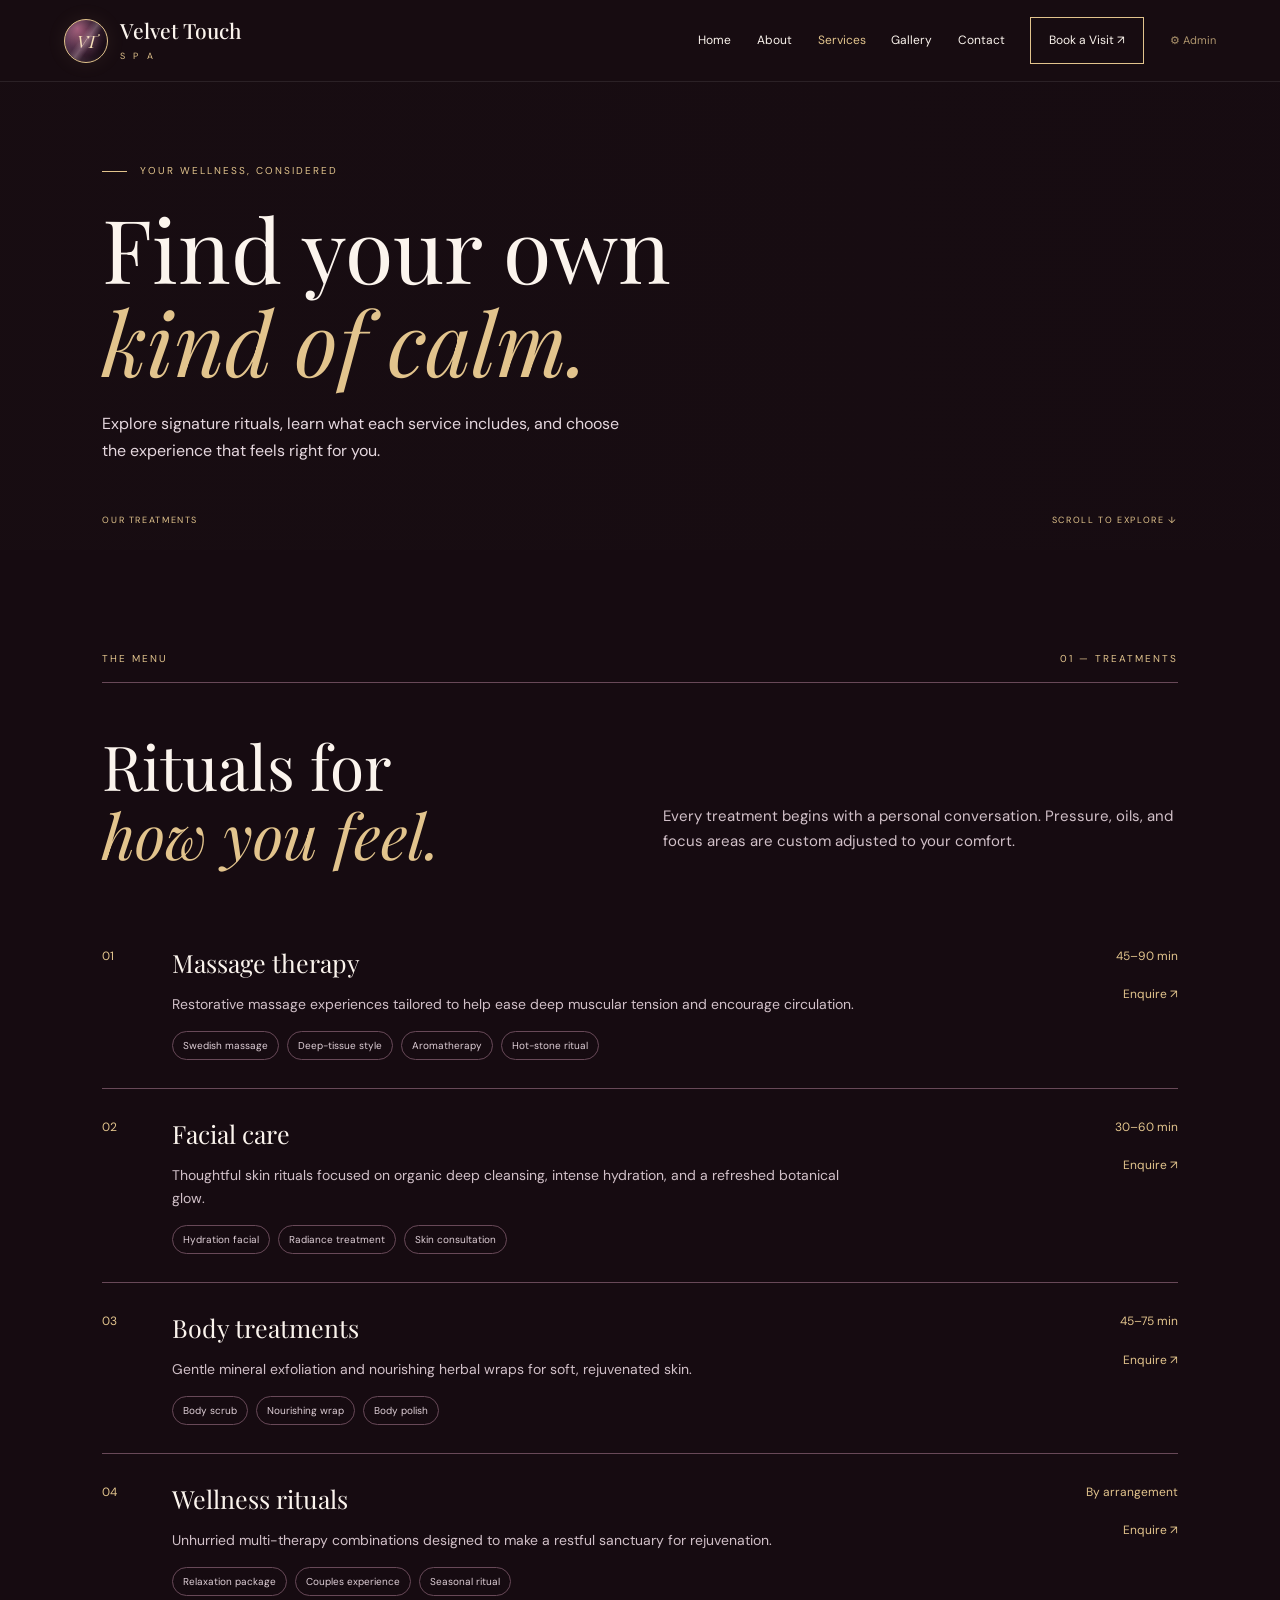
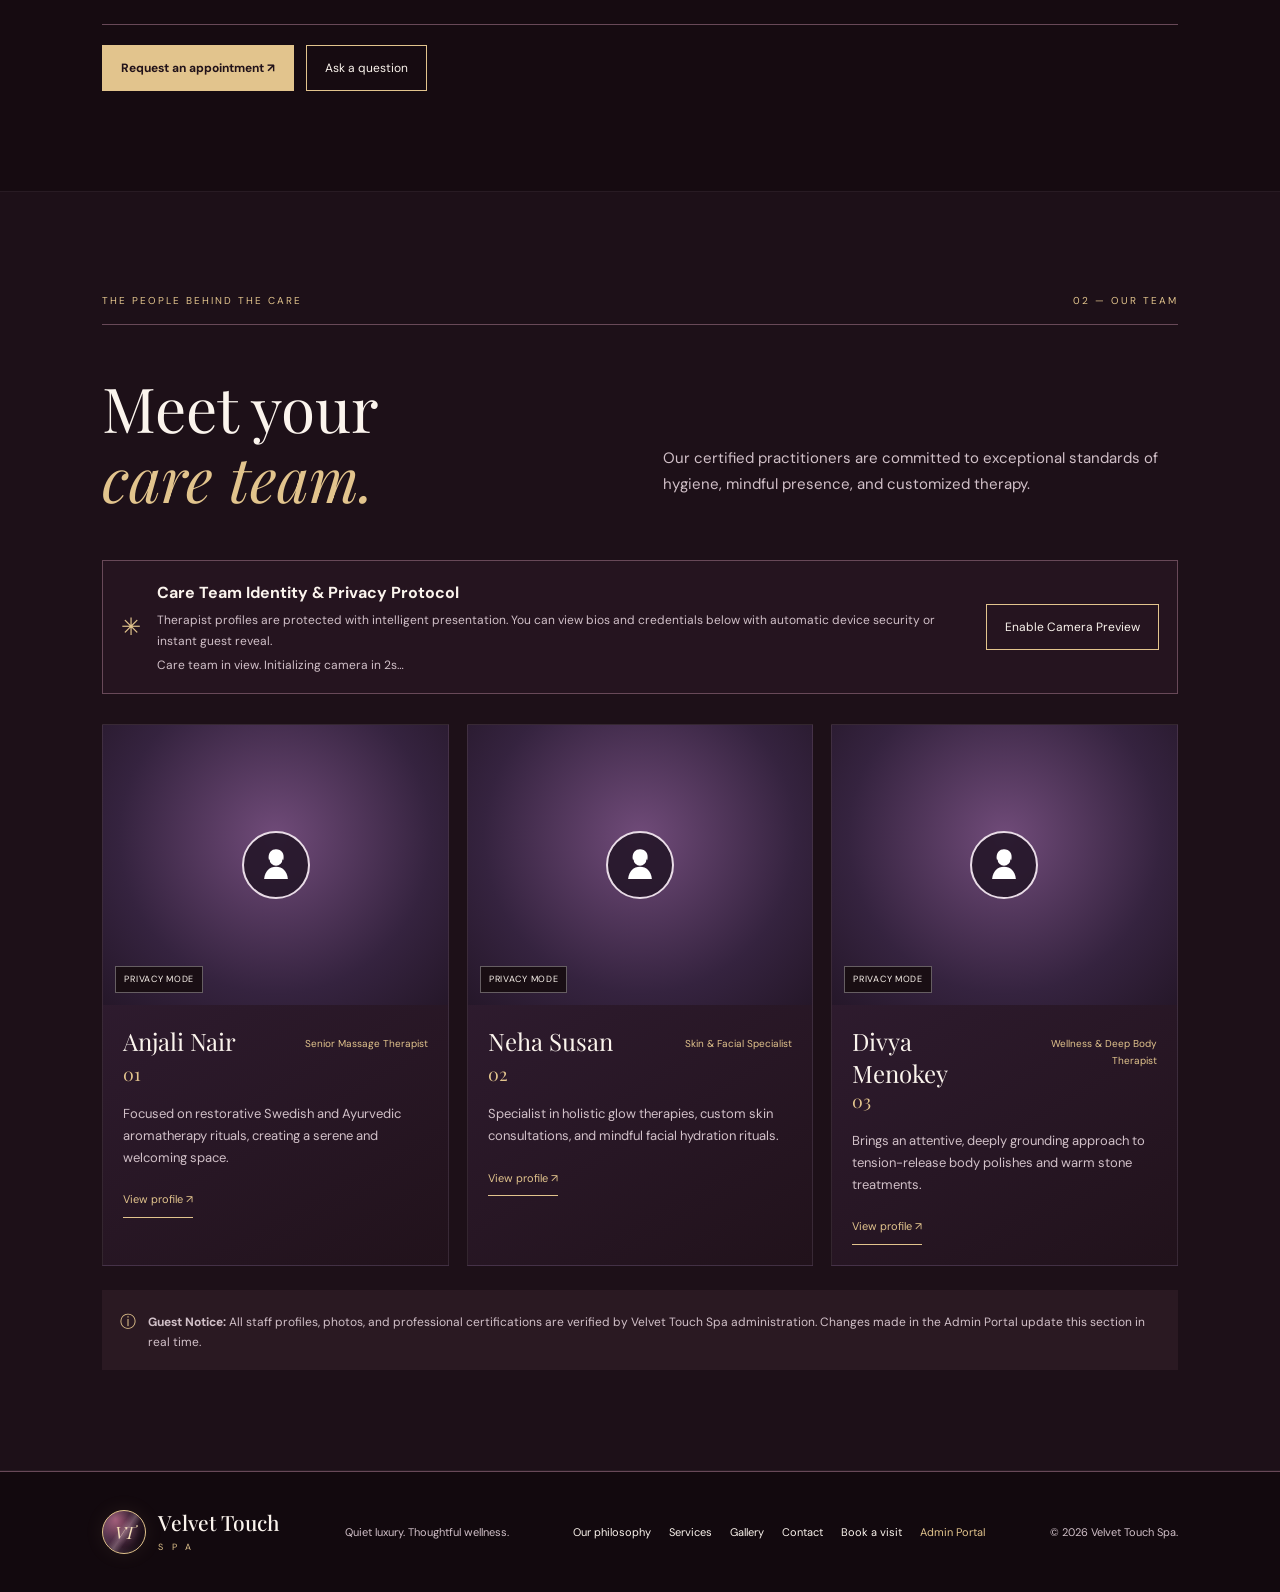
<file: services.html>
<!doctype html>
<html lang="en">
<head>
  <meta charset="utf-8">
  <meta name="viewport" content="width=device-width,initial-scale=1">
  <meta name="theme-color" content="#160b11">
  <meta name="description" content="Explore Velvet Touch Spa services, treatments, and our dedicated team of therapists.">
  <title>Services & Care Team | Velvet Touch Spa</title>
  <link rel="preconnect" href="https://fonts.googleapis.com">
  <link href="https://fonts.googleapis.com/css2?family=DM+Sans:wght@400;500;600;700&family=Playfair+Display:ital,wght@0,400;0,500;0,600;1,400&display=swap" rel="stylesheet">
  <link rel="stylesheet" href="styles.css">
</head>
<body class="is-loading">
  <div class="velvet-loader" id="loader" role="status" aria-label="Loading Velvet Touch Spa">
    <div class="loader-velvet"></div>
    <div class="loader-content">
      <div class="brand-mark brand-mark-large">VT</div>
      <p class="loader-name">Velvet Touch <span>S P A</span></p>
      <div class="loader-line"><i></i></div>
      <small>PREPARING YOUR MOMENT OF CALM</small>
    </div>
  </div>

  <header class="site-header">
    <a class="brand" href="index.html" aria-label="Velvet Touch Spa home">
      <span class="brand-mark">VT</span>
      <span class="brand-copy">Velvet Touch<small>S P A</small></span>
    </a>
    <button class="menu-toggle" aria-label="Open navigation" aria-expanded="false" aria-controls="main-nav">
      <span></span><span></span><span></span>
    </button>
    <nav id="main-nav" class="main-nav">
      <a data-page="home" href="index.html">Home</a>
      <a data-page="about" href="about.html">About</a>
      <a data-page="services" class="active" href="services.html">Services</a>
      <a data-page="gallery" href="gallery.html">Gallery</a>
      <a data-page="contact" href="contact.html">Contact</a>
      <a class="nav-cta" href="booking.html">Book a Visit ↗</a>
      <a href="admin.html" style="color:var(--gold);font-size:11px;opacity:0.75" title="Admin Control">⚙ Admin</a>
    </nav>
  </header>

  <main>
    <section class="page-hero">
      <div class="page-hero-photo"></div>
      <div class="page-hero-copy">
        <p class="eyebrow"><span></span> YOUR WELLNESS, CONSIDERED</p>
        <h1>Find your own<br><em>kind of calm.</em></h1>
        <p>Explore signature rituals, learn what each service includes, and choose the experience that feels right for you.</p>
      </div>
      <div class="page-hero-bottom">
        <span>OUR TREATMENTS</span>
        <span>SCROLL TO EXPLORE ↓</span>
      </div>
    </section>

    <section class="section treatment-section" id="treatments">
      <div class="section-kicker">THE MENU <span>01 — TREATMENTS</span></div>
      <div class="intro-grid">
        <h2>Rituals for<br><em>how you feel.</em></h2>
        <p class="intro-copy">
          Every treatment begins with a personal conversation. Pressure, oils, and focus areas are custom adjusted to your comfort.
        </p>
      </div>

      <div class="treatment-list">
        <article class="treatment">
          <div class="treatment-num">01</div>
          <div>
            <h3>Massage therapy</h3>
            <p>Restorative massage experiences tailored to help ease deep muscular tension and encourage circulation.</p>
            <div class="tags">
              <span>Swedish massage</span>
              <span>Deep-tissue style</span>
              <span>Aromatherapy</span>
              <span>Hot-stone ritual</span>
            </div>
          </div>
          <div class="treatment-meta">
            <span>45–90 min</span>
            <a href="booking.html">Enquire ↗</a>
          </div>
        </article>

        <article class="treatment">
          <div class="treatment-num">02</div>
          <div>
            <h3>Facial care</h3>
            <p>Thoughtful skin rituals focused on organic deep cleansing, intense hydration, and a refreshed botanical glow.</p>
            <div class="tags">
              <span>Hydration facial</span>
              <span>Radiance treatment</span>
              <span>Skin consultation</span>
            </div>
          </div>
          <div class="treatment-meta">
            <span>30–60 min</span>
            <a href="booking.html">Enquire ↗</a>
          </div>
        </article>

        <article class="treatment">
          <div class="treatment-num">03</div>
          <div>
            <h3>Body treatments</h3>
            <p>Gentle mineral exfoliation and nourishing herbal wraps for soft, rejuvenated skin.</p>
            <div class="tags">
              <span>Body scrub</span>
              <span>Nourishing wrap</span>
              <span>Body polish</span>
            </div>
          </div>
          <div class="treatment-meta">
            <span>45–75 min</span>
            <a href="booking.html">Enquire ↗</a>
          </div>
        </article>

        <article class="treatment">
          <div class="treatment-num">04</div>
          <div>
            <h3>Wellness rituals</h3>
            <p>Unhurried multi-therapy combinations designed to make a restful sanctuary for rejuvenation.</p>
            <div class="tags">
              <span>Relaxation package</span>
              <span>Couples experience</span>
              <span>Seasonal ritual</span>
            </div>
          </div>
          <div class="treatment-meta">
            <span>By arrangement</span>
            <a href="booking.html">Enquire ↗</a>
          </div>
        </article>
      </div>

      <div class="button-row">
        <a class="button button-gold" href="booking.html">Request an appointment ↗</a>
        <a class="button" href="contact.html">Ask a question</a>
      </div>
    </section>

    <!-- STAFF SECTION WITH RESILIENT PRIVACY / CAMERA ENGINE -->
    <section class="staff-section">
      <div class="section">
        <div class="section-kicker">THE PEOPLE BEHIND THE CARE <span>02 — OUR TEAM</span></div>
        <div class="staff-heading">
          <div>
            <h2>Meet your<br><em>care team.</em></h2>
          </div>
          <p>
            Our certified practitioners are committed to exceptional standards of hygiene, mindful presence, and customized therapy.
          </p>
        </div>

        <div class="privacy-banner">
          <div class="privacy-symbol">✳</div>
          <div>
            <strong>Care Team Identity & Privacy Protocol</strong>
            <p>
              Therapist profiles are protected with intelligent presentation. You can view bios and credentials below with automatic device security or instant guest reveal.
            </p>
            <p id="privacy-status" class="camera-status" aria-live="polite">PRIVACY MODE — staff portraits protected.</p>
          </div>
          <button id="camera-toggle" class="button button-outline" type="button">Enable Camera Preview</button>
        </div>

        <!-- Dynamic Staff Cards Grid -->
        <div class="staff-grid" id="public-staff-grid">
          <!-- Dynamically populated from store.js -->
        </div>

        <div class="privacy-note">
          <span>ⓘ</span>
          <p>
            <strong>Guest Notice:</strong> All staff profiles, photos, and professional certifications are verified by Velvet Touch Spa administration. Changes made in the Admin Portal update this section in real time.
          </p>
        </div>
      </div>
    </section>

    <!-- PROFILE MODAL -->
    <div class="profile-modal" id="profile-modal" aria-hidden="true" role="dialog" aria-modal="true" aria-labelledby="modal-name">
      <div class="modal-backdrop" data-close></div>
      <div class="modal-panel">
        <button class="modal-close" aria-label="Close profile" data-close>×</button>
        <span class="eyebrow">MEET YOUR CARE TEAM</span>
        <h2 id="modal-name">Staff profile</h2>
        <p id="modal-copy">Sample staff profile details.</p>
        <div style="display:flex;gap:12px;margin-top:20px">
          <a class="button button-gold" href="booking.html">Book with this Therapist ↗</a>
          <button class="button button-outline" data-close>Close</button>
        </div>
      </div>
    </div>
  </main>

  <footer>
    <a class="brand" href="index.html">
      <span class="brand-mark">VT</span>
      <span class="brand-copy">Velvet Touch<small>S P A</small></span>
    </a>
    <p>Quiet luxury. Thoughtful wellness.</p>
    <div class="footer-links">
      <a href="about.html">Our philosophy</a>
      <a href="services.html">Services</a>
      <a href="gallery.html">Gallery</a>
      <a href="contact.html">Contact</a>
      <a href="booking.html">Book a visit</a>
      <a href="admin.html" style="color:var(--gold)">Admin Portal</a>
    </div>
    <small>© <span id="year"></span> Velvet Touch Spa.</small>
  </footer>

  <script src="store.js"></script>
  <script src="app.js"></script>
  <script>
    // Dynamically render staff cards from store.js
    (() => {
      function renderStaffCards() {
        if (!window.VTStore) return;
        const staff = window.VTStore.get().staff || [];
        const container = document.getElementById('public-staff-grid');
        if (!container) return;

        container.innerHTML = staff.map((m, idx) => {
          const num = String(idx + 1).padStart(2, '0');
          return `
            <article class="staff-card" data-staff-id="${m.id}">
              <div class="staff-photo-wrap">
                <img class="staff-photo" src="${m.photo}" alt="${m.name} portrait" loading="lazy">
                <div class="privacy-avatar" aria-label="Staff privacy avatar">
                  <svg viewBox="0 0 100 100" aria-hidden="true">
                    <circle cx="50" cy="34" r="18"/>
                    <path d="M17 89c2-22 15-34 33-34s31 12 33 34z"/>
                    <path d="M30 35c-3-20 8-29 20-29 15 0 25 12 20 31-4-7-10-12-17-14-4 8-12 12-23 12z"/>
                  </svg>
                </div>
                <span class="photo-status">PRIVACY MODE</span>
              </div>
              <div class="staff-info">
                <div>
                  <h3>${m.name}</h3>
                  <p>${m.role}</p>
                </div>
                <span class="staff-number">${num}</span>
                <p class="staff-bio">${m.bio}</p>
                <button class="profile-link" type="button" data-profile="${m.name}" data-bio="${m.bio.replace(/"/g, '&quot;')}">View profile ↗</button>
              </div>
            </article>
          `;
        }).join('');

        // Wire profile modals
        container.querySelectorAll('.profile-link').forEach(btn => {
          btn.addEventListener('click', () => {
            const modal = document.getElementById('profile-modal');
            if (!modal) return;
            document.getElementById('modal-name').textContent = btn.dataset.profile;
            document.getElementById('modal-copy').textContent = btn.dataset.bio || '';
            modal.setAttribute('aria-hidden', 'false');
          });
        });
      }

      renderStaffCards();
      window.addEventListener('vt-data-changed', renderStaffCards);
    })();
  </script>
  <script src="privacy.js"></script>
</body>
</html>
</file>
<file: styles.css>
:root{--bg:#160b11;--panel:#24131d;--panel2:#352039;--text:#fbf4ed;--muted:#d1c0c8;--gold:#e2c48d;--line:#684958;--serif:'Playfair Display',Georgia,serif;--sans:'DM Sans',Arial,sans-serif;--max:1240px}*{box-sizing:border-box}html{scroll-behavior:smooth;scroll-padding-top:95px}body{margin:0;background:var(--bg);color:var(--text);font-family:var(--sans);line-height:1.7}a{color:inherit;text-decoration:none}img,video{max-width:100%;display:block}button,input,textarea,select{font:inherit}button,a{touch-action:manipulation}button{cursor:pointer}.site-header{min-height:82px;padding:12px clamp(18px,5vw,76px);display:flex;align-items:center;justify-content:space-between;gap:20px;border-bottom:1px solid #ffffff16;background:#180d12f5;position:sticky;top:0;z-index:20;backdrop-filter:blur(16px)}.brand{display:flex;gap:12px;align-items:center;flex-shrink:0}.brand-mark{width:44px;height:44px;display:grid;place-items:center;position:relative;border:1px solid var(--gold);border-radius:50%;overflow:hidden;background:radial-gradient(ellipse at 30% 20%,#a65e7b,#44243d 43%,#1c0e18 80%);box-shadow:inset 5px 0 12px #e7b6d033,inset -5px 0 12px #0008,0 0 20px #d8bd8b16;color:#f4dfb7;font:italic 17px var(--serif);letter-spacing:-.12em;text-shadow:0 1px 8px #f4dfb788}.brand-mark:before,.brand-mark:after{content:"";position:absolute;inset:-20% 35%;transform:rotate(35deg);background:linear-gradient(90deg,transparent,#f5d5e044,transparent);pointer-events:none}.brand-mark:after{inset:-10% 58%;transform:rotate(-25deg);opacity:.6}.brand-mark-large{width:68px;height:68px;font-size:24px}.brand-copy{font:500 21px var(--serif);line-height:1.1}.brand-copy small{display:block;font:9px var(--sans);letter-spacing:.36em;color:var(--gold);margin-top:7px}.main-nav{display:flex;align-items:center;gap:clamp(12px,2vw,26px);font-size:12px}.main-nav a{transition:color .2s}.main-nav a:hover,.main-nav a.active{color:var(--gold)}.nav-cta,.button{display:inline-flex;gap:12px;align-items:center;justify-content:center;padding:12px 18px;border:1px solid var(--gold);color:var(--text);background:transparent;font-size:12px;min-height:44px}.button-gold{background:var(--gold);color:#211219;font-weight:700}.button-outline{border:1px solid var(--gold);background:transparent;color:var(--text)}.menu-toggle{display:none;background:none;border:0;padding:10px}.menu-toggle span{display:block;width:25px;height:2px;background:var(--gold);margin:6px}.hero{min-height:76vh;display:flex;align-items:center;padding:clamp(50px,8vw,110px);position:relative;overflow:hidden;background:radial-gradient(ellipse at 75% 35%,#71445e 0,#382039 25%,#180d12 65%)}.hero:after,.page-hero-photo{content:"";position:absolute;inset:0;background:linear-gradient(90deg,#180d12 8%,#180d12e8 42%,#180d1250),url('https://images.unsplash.com/photo-1540555700478-4be289fbecef?auto=format&fit=crop&w=1800&q=85') center/cover;opacity:.72;z-index:0}.hero-content,.page-hero-copy{position:relative;z-index:1;max-width:710px}.eyebrow,.section-kicker{font-size:10px;letter-spacing:.2em;color:var(--gold);text-transform:uppercase}.eyebrow span{display:inline-block;width:25px;height:1px;background:var(--gold);vertical-align:middle;margin-right:8px}.hero h1,.page-hero h1{font:400 clamp(46px,7vw,88px)/1.06 var(--serif);margin:22px 0}.hero h1 em,.page-hero h1 em,h2 em{color:var(--gold);font-weight:400}.hero-intro,.page-hero-copy>p:last-child{max-width:540px;color:#e5d7de;font-size:16px}.hero-actions{display:flex;gap:14px;margin-top:30px;flex-wrap:wrap;align-items:center}.text-link,.under-link{font-size:12px;border-bottom:1px solid var(--gold);padding:8px 0}.hero-note{position:absolute;bottom:28px;right:clamp(20px,6vw,80px);display:flex;align-items:center;gap:12px;font-size:9px;letter-spacing:.15em;color:var(--gold);z-index:1}.note-line{width:35px;height:1px;background:var(--gold)}.promise-strip{display:grid;grid-template-columns:repeat(4,1fr);border-bottom:1px solid var(--line);background:#20111a;padding:22px clamp(20px,8vw,110px);gap:20px}.promise-strip>div{display:flex;align-items:center;gap:12px}.line-icon{color:var(--gold);font-size:25px}.promise-strip p{margin:0;display:grid}.promise-strip strong{font-size:12px;font-weight:600}.promise-strip small{font-size:10px;color:var(--muted)}.section{padding:clamp(60px,8vw,100px) clamp(20px,8vw,120px);max-width:1500px;margin:auto}.section-kicker{display:flex;justify-content:space-between;gap:12px;border-bottom:1px solid var(--line);padding-bottom:15px}.intro-grid,.staff-heading{display:grid;grid-template-columns:1fr 1fr;gap:45px;align-items:end;margin:48px 0}.intro-grid h2,.staff-heading h2,.service-about h2,.contact-intro h2{font:400 clamp(36px,5vw,62px)/1.12 var(--serif);margin:0}.intro-copy,.staff-heading>p,.service-about p{color:var(--muted);max-width:560px;font-size:15px}.ritual-cards,.gallery-grid{display:grid;grid-template-columns:repeat(3,minmax(0,1fr));gap:18px}.ritual-card{min-height:360px;position:relative;overflow:hidden;border:1px solid #ffffff20;background:#291624}.ritual-photo{position:absolute;inset:0;background-size:cover;background-position:center;transition:transform .5s}.ritual-card:hover .ritual-photo{transform:scale(1.04)}.ritual-one .ritual-photo{background-image:linear-gradient(0deg,#160b11e8,transparent 70%),url('https://images.unsplash.com/photo-1519823551278-64ac92734fb1?auto=format&fit=crop&w=900&q=85')}.ritual-two .ritual-photo{background-image:linear-gradient(0deg,#160b11e8,transparent 70%),url('https://images.unsplash.com/photo-1570172619644-dfd03ed5d881?auto=format&fit=crop&w=900&q=85')}.ritual-three .ritual-photo{background-image:linear-gradient(0deg,#160b11e8,transparent 70%),url('https://images.unsplash.com/photo-1540555700478-4be289fbecef?auto=format&fit=crop&w=900&q=85')}.ritual-card>div:last-child{position:absolute;left:22px;right:22px;bottom:18px;z-index:1}.ritual-card h3{font:26px var(--serif);margin:4px 0}.ritual-card p{font-size:12px;color:#e3d6dd;margin:0}.card-index{position:absolute;top:18px;left:18px;font-size:9px;letter-spacing:.15em;color:var(--gold);z-index:1}.quote-section{text-align:center;padding:70px 22px;background:linear-gradient(120deg,#2a1422,#1a0d15);border-block:1px solid var(--line)}.quote-mark{font:60px var(--serif);color:var(--gold);line-height:.8}.quote-section p{font:clamp(24px,3vw,38px)/1.4 var(--serif);max-width:760px;margin:20px auto}.quote-section small{font-size:9px;letter-spacing:.22em;color:var(--gold)}.booking-section,.service-about{display:grid;grid-template-columns:1fr 1fr;gap:50px;align-items:center}.booking-section h2{font:400 clamp(36px,5vw,60px)/1.1 var(--serif)}.booking-section p{color:var(--muted);max-width:450px}.booking-art,.service-about-art{min-height:360px;background:linear-gradient(145deg,#67405c55,#21121b33),url('https://images.unsplash.com/photo-1519823551278-64ac92734fb1?auto=format&fit=crop&w=1000&q=85') center/cover;border:1px solid var(--line)}.page-hero{min-height:420px;display:flex;align-items:center;position:relative;padding:70px clamp(20px,8vw,120px);overflow:hidden}.page-hero-photo{background-image:linear-gradient(90deg,#180d12 0%,#180d12e8 42%,#180d1260),url('https://images.unsplash.com/photo-1540555700478-4be289fbecef?auto=format&fit=crop&w=1800&q=85');opacity:.75}.page-hero-bottom{position:absolute;bottom:22px;left:clamp(20px,8vw,120px);right:clamp(20px,8vw,120px);display:flex;justify-content:space-between;font-size:9px;letter-spacing:.18em;color:var(--gold)}.treatment-list{margin-top:30px}.treatment{display:grid;grid-template-columns:50px 1fr 140px;gap:20px;padding:28px 0;border-bottom:1px solid var(--line)}.treatment-num,.treatment-meta{color:var(--gold);font-size:12px}.treatment h3{font:400 25px var(--serif);margin:0}.treatment p{color:var(--muted);font-size:14px;max-width:700px}.tags{display:flex;gap:8px;flex-wrap:wrap}.tags span{font-size:10px;border:1px solid var(--line);border-radius:30px;padding:5px 10px;color:#dfcfd7}.treatment-meta{display:flex;flex-direction:column;align-items:flex-end;gap:18px}.staff-section{background:#1d1018;border-block:1px solid #ffffff0c}.privacy-banner{display:flex;align-items:center;gap:16px;border:1px solid var(--line);padding:18px;margin:30px 0;background:#25141f}.privacy-symbol{color:var(--gold);font-size:24px}.privacy-banner>div:nth-child(2){flex:1}.privacy-banner p,.privacy-note p{font-size:12px;color:var(--muted);margin:4px 0 0}.staff-grid{display:grid;grid-template-columns:repeat(3,minmax(0,1fr));gap:18px}.staff-card{background:linear-gradient(150deg,#352039,#21121b);border:1px solid #ffffff15;min-width:0}.staff-photo-wrap{height:280px;position:relative;background:radial-gradient(circle at 50% 40%,#704b79,#35233f 65%,#251729);overflow:hidden;display:grid;place-items:center}.staff-photo{width:100%;height:100%;object-fit:cover;display:none!important}.staff-card.photo-visible .staff-photo{display:block!important}.privacy-avatar{width:68px;height:68px;border:2px solid #e9dce7;border-radius:50%;padding:14px;position:absolute;display:grid;place-items:center;background:#251729e8;z-index:2}.privacy-avatar svg{width:100%;height:100%;fill:#fff}.staff-card.photo-visible .privacy-avatar{display:none}.photo-status{position:absolute;bottom:12px;left:12px;background:#180d12eF;border:1px solid #ffffff55;padding:5px 8px;font-size:9px;letter-spacing:.08em;z-index:3}.staff-info{padding:20px}.staff-info>div:first-child{display:flex;justify-content:space-between;gap:8px;align-items:start}.staff-info h3{font:400 24px var(--serif);margin:0}.staff-info>div p{font-size:10px;color:var(--gold);text-align:right}.staff-number{color:var(--gold);font:18px var(--serif)}.staff-bio{font-size:13px;color:var(--muted);min-height:45px}.profile-link{background:none;border:0;border-bottom:1px solid var(--gold);color:var(--gold);padding:8px 0;font-size:11px}.privacy-note{display:flex;gap:12px;margin-top:24px;padding:18px;background:#2a1922}.privacy-note>span{color:var(--gold)}.camera-status{font-size:12px;color:var(--gold);margin:8px 0 0;flex-basis:100%}.camera-preview{position:fixed;right:12px;bottom:12px;width:180px;max-width:35vw;z-index:50;border:1px solid var(--gold);border-radius:8px;background:#000;box-shadow:0 6px 25px #0009}.contact-intro{display:grid;grid-template-columns:1fr 1fr;gap:45px;align-items:end}.contact-grid{display:grid;grid-template-columns:repeat(2,minmax(0,1fr));gap:18px;margin-top:35px}.contact-card{padding:25px;border:1px solid var(--line);background:linear-gradient(145deg,#2b1725,#1b0e16)}.contact-card .icon{font-size:24px;color:var(--gold)}.contact-card h3{font:24px var(--serif);margin:8px 0}.contact-card p{color:var(--muted);font-size:14px}.contact-form{display:grid;gap:15px;margin-top:28px}.form-row{display:grid;grid-template-columns:1fr 1fr;gap:15px}.contact-form label{display:grid;gap:6px;font-size:12px;color:var(--gold)}.contact-form input,.contact-form textarea,.contact-form select{width:100%;background:#10080d;border:1px solid var(--line);padding:13px;color:var(--text);border-radius:0}.contact-form textarea{min-height:130px;resize:vertical}.gallery-grid{grid-template-columns:repeat(3,minmax(0,1fr));gap:18px}.gallery-item{border:1px solid var(--line);background:#24131d;overflow:hidden}.gallery-item img,.gallery-item video{width:100%;height:250px;object-fit:cover;background:#0c070a}.gallery-item figcaption{padding:14px 16px;font-size:13px}.gallery-item figcaption small{display:block;color:var(--muted);font-size:11px}.gallery-video{position:relative}.gallery-video:after{content:'▶';position:absolute;left:50%;top:50%;transform:translate(-50%,-50%);width:48px;height:48px;border-radius:50%;display:grid;place-items:center;background:#180d12c9;border:1px solid var(--gold);pointer-events:none}.hours-list{display:grid;gap:8px}.hours-list div{display:flex;justify-content:space-between;border-bottom:1px solid var(--line);padding:8px 0;font-size:13px}.map-frame{width:100%;min-height:320px;border:1px solid var(--line);filter:grayscale(.25)}footer{padding:38px clamp(20px,8vw,120px);border-top:1px solid var(--line);display:flex;align-items:center;justify-content:space-between;gap:20px;flex-wrap:wrap;background:#12090e}footer p,footer small{color:var(--muted);font-size:11px}.footer-links{display:flex;gap:18px;flex-wrap:wrap;font-size:11px}.profile-modal{position:fixed;inset:0;z-index:30;display:none;place-items:center;padding:20px}.profile-modal[aria-hidden="false"]{display:grid}.modal-backdrop{position:absolute;inset:0;background:#080509e8}.modal-panel{position:relative;z-index:1;max-width:460px;width:100%;padding:36px;background:var(--panel);border:1px solid var(--gold)}.modal-panel h2{font:36px var(--serif)}.modal-panel p{color:var(--muted)}.modal-close{position:absolute;right:15px;top:12px;background:none;color:var(--gold);border:0;font-size:25px}.velvet-loader{position:fixed;inset:0;background:#180d12;z-index:100;display:grid;place-items:center;transition:opacity .7s,visibility .7s;overflow:hidden}.velvet-loader.hidden{opacity:0;visibility:hidden;pointer-events:none}.loader-velvet{position:absolute;inset:-10%;background:radial-gradient(ellipse at 30% 20%,#753b57,transparent 30%),radial-gradient(ellipse at 75% 60%,#4b294c,transparent 35%),repeating-linear-gradient(120deg,#2b1321 0,#602d49 8%,#210f1a 16%,#4b2440 25%);filter:blur(2px);animation:velvet-drift 5s ease-in-out infinite alternate}.loader-content{position:relative;text-align:center;display:grid;justify-items:center;gap:12px}.loader-name{font:24px var(--serif)}.loader-name span{display:block;font:9px var(--sans);letter-spacing:.4em;color:var(--gold)}.loader-line{height:2px;width:180px;background:#ffffff30}.loader-line i{display:block;height:100%;width:35%;background:var(--gold);animation:loading 1.6s ease-in-out infinite alternate}.loader-content small{font-size:8px;letter-spacing:.18em;color:var(--muted)}@keyframes loading{to{width:100%}}@keyframes velvet-drift{to{transform:scale(1.07) rotate(2deg)}}body.is-loading{overflow:hidden}.video-note{font-size:12px;color:var(--muted);max-width:850px}.button-row{display:flex;gap:12px;flex-wrap:wrap;margin-top:20px}@media(max-width:900px){.menu-toggle{display:block}.main-nav{display:none;position:absolute;top:100%;left:0;right:0;padding:22px;background:#180d12;flex-direction:column;align-items:stretch;border-bottom:1px solid var(--line);box-shadow:0 15px 25px #0005}.main-nav.open{display:flex}.main-nav a{padding:10px}.promise-strip{grid-template-columns:repeat(2,1fr)}.ritual-cards,.gallery-grid,.staff-grid{grid-template-columns:repeat(2,minmax(0,1fr))}.intro-grid,.staff-heading,.booking-section,.service-about,.contact-intro{grid-template-columns:1fr;gap:18px}.section{padding-top:65px;padding-bottom:65px}}@media(max-width:580px){.brand-copy{font-size:18px}.brand-mark{width:40px;height:40px}.promise-strip,.ritual-cards,.gallery-grid,.staff-grid,.contact-grid{grid-template-columns:1fr}.staff-photo-wrap{height:300px}.privacy-banner{align-items:flex-start;flex-wrap:wrap}.privacy-banner button{width:100%}.treatment{grid-template-columns:30px 1fr}.treatment-meta{grid-column:2;flex-direction:row;align-items:center}.service-about{grid-template-columns:1fr}.service-about-art,.booking-art{min-height:230px}.hero{min-height:68vh;padding:55px 22px}.hero-note{display:none}.section-kicker{font-size:8px}.page-hero{min-height:390px;padding:55px 22px}.page-hero-bottom{left:22px;right:22px}.form-row{grid-template-columns:1fr}.gallery-item img,.gallery-item video{height:240px}.camera-preview{width:130px}}


/* =========================================================
   VELVET TOUCH - ADMIN DASHBOARD & PAYMENT SUITE STYLES
   ========================================================= */

/* Admin Auth & Dashboard Container */
.admin-login-wrap{min-height:80vh;display:grid;place-items:center;padding:40px 20px}
.admin-card{background:var(--panel);border:1px solid var(--line);padding:36px;width:100%;max-width:440px;box-shadow:0 20px 40px #0008;border-radius:2px}
.admin-card h2{font:32px var(--serif);margin:0 0 10px;color:var(--text)}
.admin-badge{display:inline-block;padding:3px 10px;font-size:10px;letter-spacing:.15em;background:var(--panel2);color:var(--gold);border:1px solid var(--gold);border-radius:20px;margin-bottom:18px}

.admin-header{background:#180d12;border-bottom:1px solid var(--line);padding:20px clamp(20px,5vw,70px);display:flex;justify-content:space-between;align-items:center;gap:15px;flex-wrap:wrap}
.admin-title{font:26px var(--serif);color:var(--text);display:flex;align-items:center;gap:12px}
.admin-nav{display:flex;gap:10px;flex-wrap:wrap}
.admin-tab-btn{background:#22131d;border:1px solid var(--line);color:var(--muted);padding:8px 16px;font-size:12px;border-radius:2px;transition:.2s}
.admin-tab-btn:hover,.admin-tab-btn.active{background:var(--gold);color:#160b11;font-weight:600;border-color:var(--gold)}

.admin-body{padding:40px clamp(20px,5vw,70px);max-width:1400px;margin:auto}
.admin-tab-content{display:none}
.admin-tab-content.active{display:block}

.admin-panel{background:var(--panel);border:1px solid var(--line);padding:28px;margin-bottom:30px}
.admin-panel-head{display:flex;justify-content:space-between;align-items:center;margin-bottom:20px;border-bottom:1px solid var(--line);padding-bottom:14px;flex-wrap:wrap;gap:12px}
.admin-panel-head h3{font:24px var(--serif);margin:0;color:var(--text)}

.admin-grid-2{display:grid;grid-template-columns:1fr 1fr;gap:20px}
.admin-grid-3{display:grid;grid-template-columns:repeat(3,1fr);gap:20px}
.admin-table{width:100%;border-collapse:collapse;margin-top:15px;font-size:13px}
.admin-table th,.admin-table td{padding:12px 14px;text-align:left;border-bottom:1px solid #ffffff14}
.admin-table th{background:#1b0d16;color:var(--gold);font-size:11px;letter-spacing:.1em;text-transform:uppercase}
.admin-table tr:hover{background:#2d1726}

.badge-status{display:inline-block;padding:3px 8px;border-radius:12px;font-size:10px;text-transform:uppercase;font-weight:600}
.status-pending{background:#543818;color:#f3c98b;border:1px solid #a37533}
.status-confirmed{background:#1a4529;color:#85e4a5;border:1px solid #2d824d}
.status-paid{background:#1b3b54;color:#92cdfb;border:1px solid #2f6998}
.status-cancelled{background:#4c1a24;color:#f598a9;border:1px solid #92283e}

.btn-sm{padding:6px 12px;font-size:11px;min-height:30px}
.btn-danger{border-color:#b93d52;color:#f99;background:transparent}
.btn-danger:hover{background:#b93d52;color:#fff}
.btn-success{border-color:#38a169;color:#68d391;background:transparent}
.btn-success:hover{background:#38a169;color:#fff}

/* Staff & Media Cards in Admin */
.admin-card-grid{display:grid;grid-template-columns:repeat(auto-fill,minmax(280px,1fr));gap:20px;margin-top:20px}
.admin-item-card{background:#1d0f19;border:1px solid var(--line);padding:16px;display:flex;flex-direction:column;gap:12px}
.admin-item-preview{width:100%;height:160px;object-fit:cover;background:#0c060a;border:1px solid #ffffff12}
.admin-item-actions{display:flex;gap:8px;margin-top:auto}

/* Payment Modal & Checkout Flow */
.payment-modal{position:fixed;inset:0;background:#060305f0;z-index:90;display:none;place-items:center;padding:20px;overflow-y:auto}
.payment-modal.open{display:grid}
.payment-box{background:var(--panel);border:1px solid var(--gold);max-width:540px;width:100%;padding:32px;position:relative;box-shadow:0 25px 60px #000}
.payment-tabs{display:grid;grid-template-columns:1fr 1fr 1fr;gap:8px;margin:20px 0}
.payment-tab{background:#190d15;border:1px solid var(--line);color:var(--muted);padding:10px;font-size:12px;text-align:center;cursor:pointer}
.payment-tab.active{background:var(--gold);color:#1b0d16;font-weight:700;border-color:var(--gold)}
.payment-pane{display:none}
.payment-pane.active{display:block}

.upi-qr-wrap{text-align:center;padding:18px;background:#fff;border-radius:6px;width:200px;margin:15px auto;box-shadow:0 4px 15px #0004}
.upi-qr-wrap img{width:100%;height:auto;display:block}
.copy-pill{display:flex;align-items:center;justify-content:space-between;background:#150910;border:1px solid var(--line);padding:8px 12px;margin:8px 0;font-size:12px}
.copy-btn{background:var(--panel2);border:1px solid var(--gold);color:var(--gold);font-size:10px;padding:4px 8px;cursor:pointer}
.copy-btn:hover{background:var(--gold);color:#160b11}

/* Graceful Fallback Banner for Camera Privacy */
.camera-fallback-card{background:linear-gradient(135deg,#34192a,#1f0e1a);border:1px solid var(--gold);padding:20px;margin:20px 0;display:flex;align-items:center;gap:18px;border-radius:4px}
.camera-fallback-icon{font-size:28px;color:var(--gold)}
.camera-pill-tag{font-size:9px;background:#24121e;border:1px solid var(--gold);padding:3px 8px;color:var(--gold);border-radius:12px;text-transform:uppercase}

@media(max-width:768px){
 .admin-grid-2,.admin-grid-3{grid-template-columns:1fr}
 .payment-tabs{grid-template-columns:1fr}
 .admin-header{flex-direction:column;align-items:flex-start}
}
</file>
